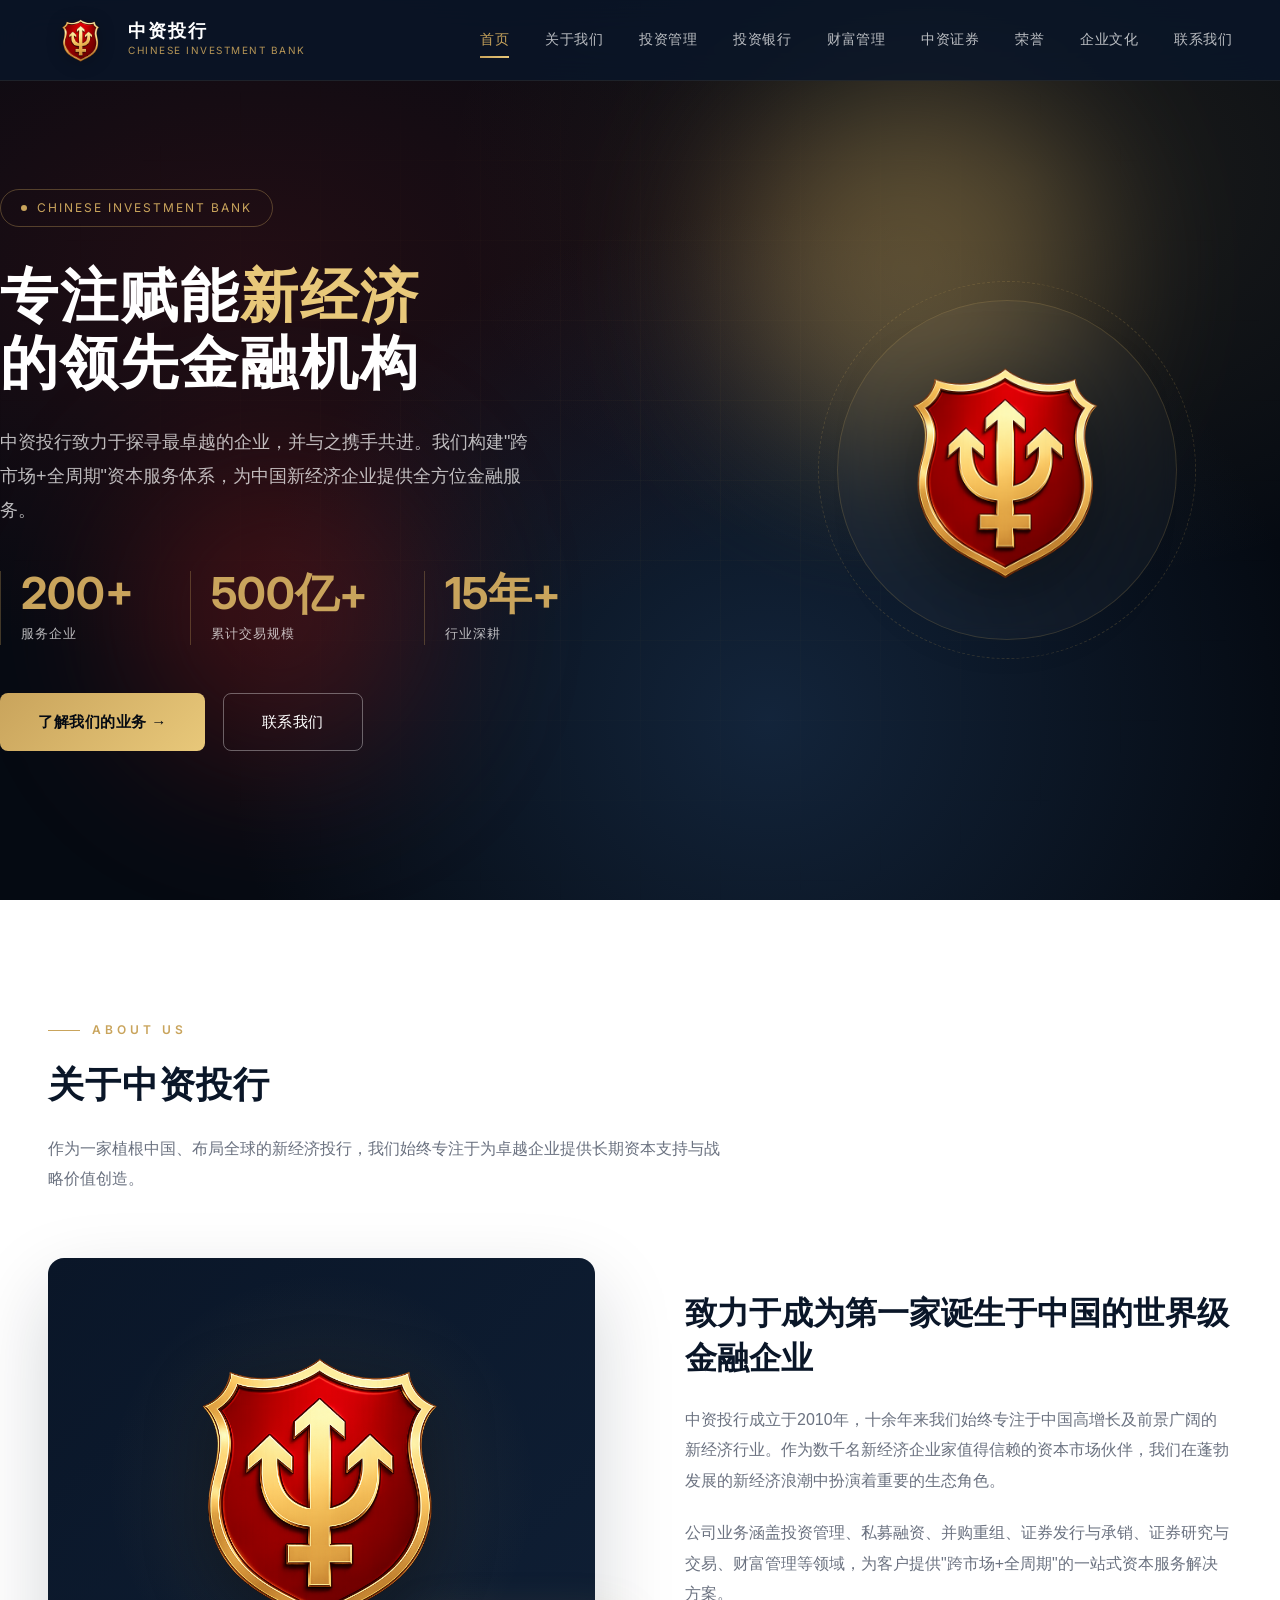
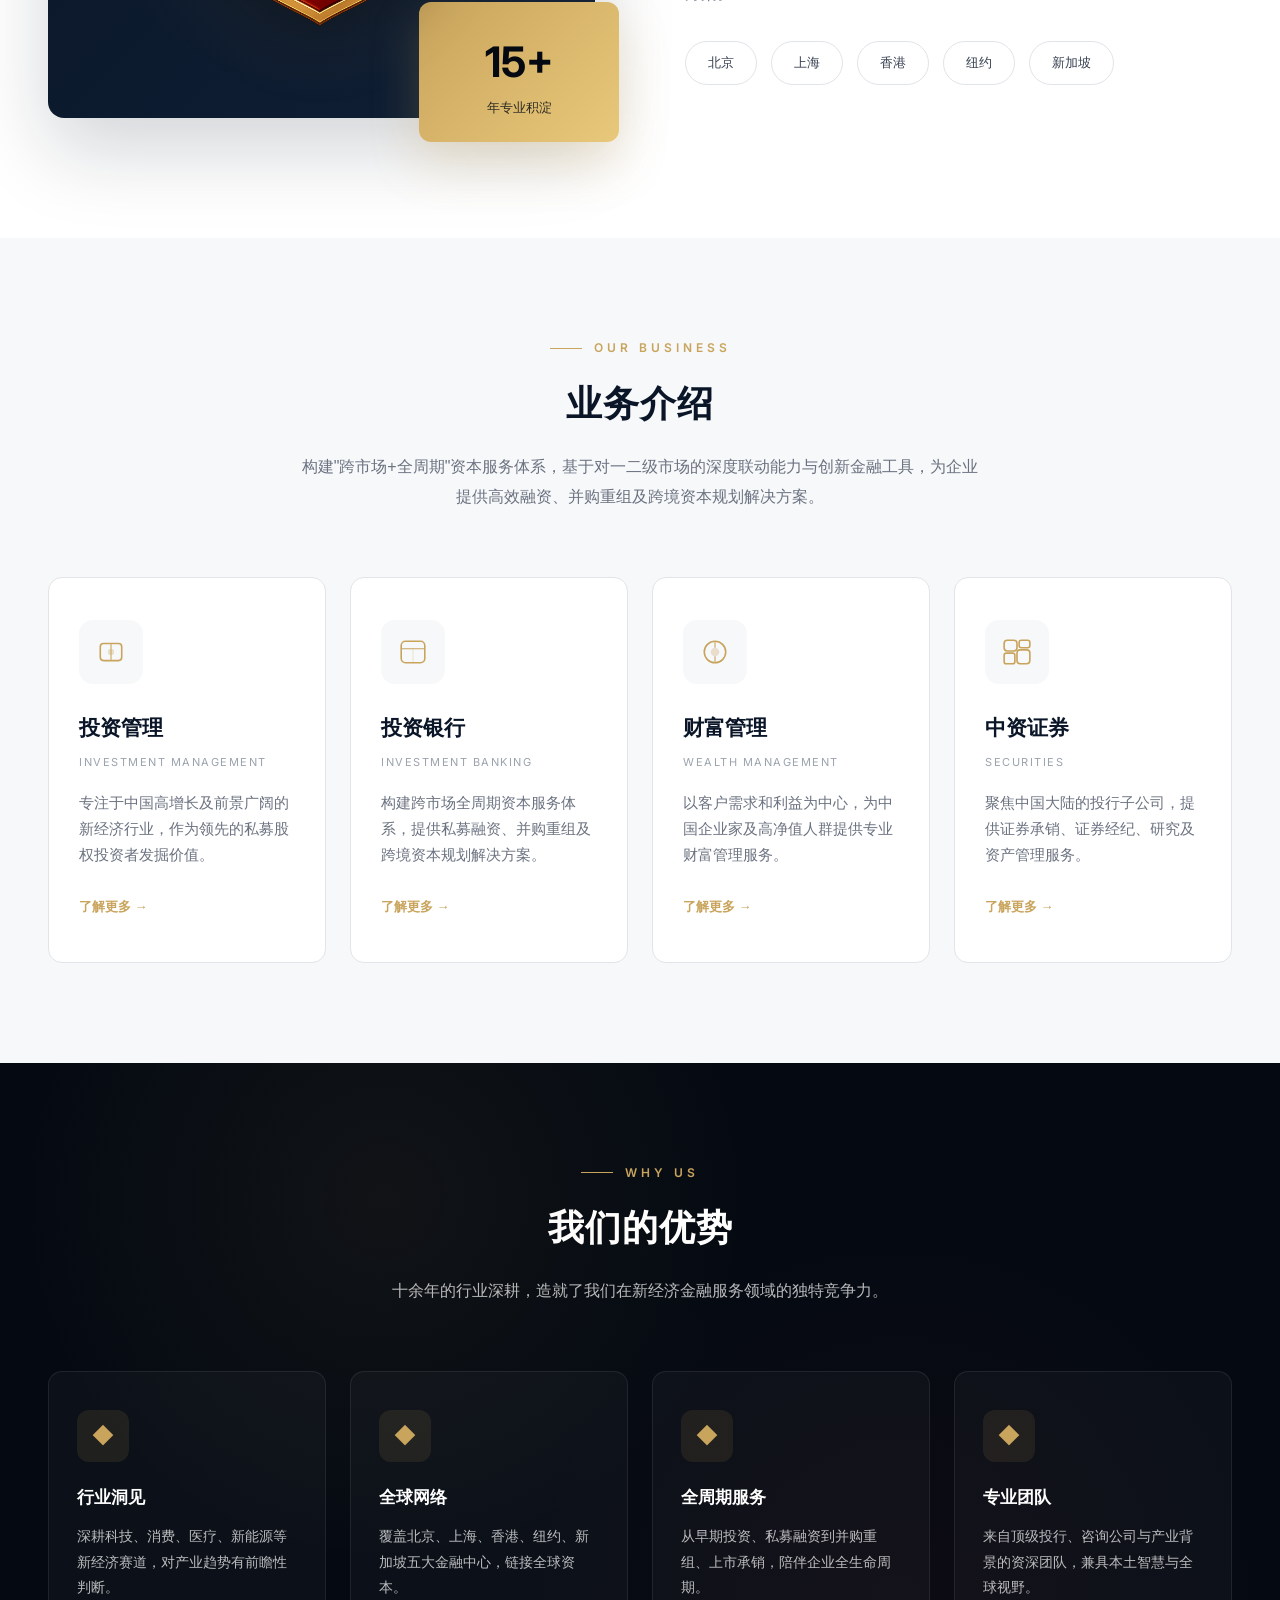
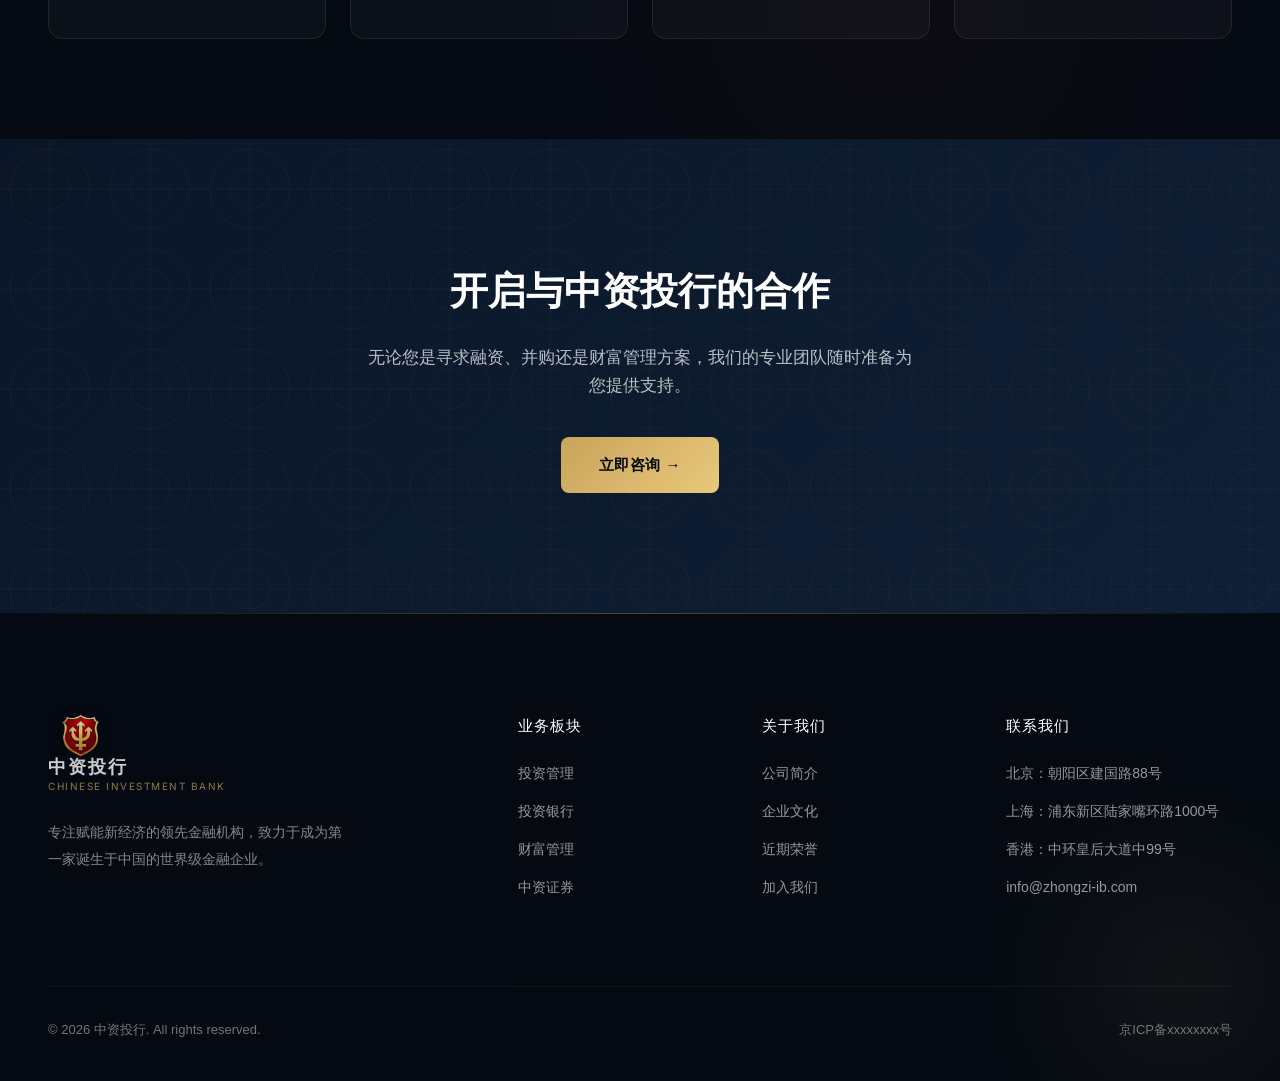
<file: index.html>
<!DOCTYPE html>
<html lang="zh-CN">
<head>
  <meta charset="UTF-8">
  <meta name="viewport" content="width=device-width, initial-scale=1.0">
  <title>中资投行 — 专注赋能新经济的领先金融机构</title>
  <meta name="description" content="中资投行致力于为中国新经济企业提供投资管理、私募融资、并购、证券发行与承销、财富管理等一站式金融服务，在北京、上海、香港、纽约和新加坡设有办公室。">
  <link rel="stylesheet" href="css/style.css">
  <style>
    .hero{min-height:100vh;background:var(--navy-900);display:flex;align-items:center;position:relative;overflow:hidden}
    .hero-bg{position:absolute;inset:0;z-index:0}
    .hero-bg .gradient{position:absolute;inset:0;background:radial-gradient(ellipse at 20% 30%,rgba(139,26,26,0.22) 0%,transparent 45%),radial-gradient(ellipse at 80% 20%,rgba(201,164,92,0.12) 0%,transparent 40%),radial-gradient(ellipse at 60% 80%,rgba(28,54,86,0.6) 0%,transparent 50%);animation:pulse-gold 8s ease-in-out infinite}
    .hero-bg .mesh{position:absolute;inset:0;background-image:linear-gradient(rgba(201,164,92,0.04) 1px,transparent 1px),linear-gradient(90deg,rgba(201,164,92,0.04) 1px,transparent 1px);background-size:80px 80px;mask-image:radial-gradient(ellipse at center,rgba(0,0,0,1) 0%,transparent 75%)}
    .hero-bg .orb{position:absolute;border-radius:50%;filter:blur(80px);opacity:0.4;animation:float 12s ease-in-out infinite}
    .hero-bg .orb-1{top:10%;right:15%;width:360px;height:360px;background:var(--gold);animation-delay:0s}
    .hero-bg .orb-2{bottom:15%;left:10%;width:300px;height:300px;background:var(--red);animation-delay:-4s}
    .hero-content{position:relative;z-index:2;padding:140px 0 100px;width:100%}
    .hero-badge{display:inline-flex;align-items:center;gap:10px;border:1px solid rgba(201,164,92,0.35);color:var(--gold);font-size:12px;padding:8px 20px;border-radius:30px;margin-bottom:36px;letter-spacing:2px;text-transform:uppercase;font-family:var(--font-en)}
    .hero-badge::before{content:'';width:6px;height:6px;background:var(--gold);border-radius:50%;animation:pulse-gold 2s infinite}
    .hero-main{display:grid;grid-template-columns:1.2fr 1fr;gap:80px;align-items:center}
    .hero h1{font-size:58px;font-weight:600;color:var(--white);line-height:1.15;margin-bottom:28px;letter-spacing:2px}
    .hero h1 .gold{color:var(--gold-light)}
    .hero h1 .red{color:var(--red)}
    .hero-subtitle{font-size:18px;color:var(--text-light);max-width:540px;margin-bottom:44px;line-height:1.9}
    .hero-stats{display:flex;gap:56px;margin-bottom:48px}
    .hero-stat{position:relative;padding-left:20px;border-left:1px solid rgba(201,164,92,0.3)}
    .hero-stat .num{font-size:44px;font-weight:700;color:var(--gold);font-family:var(--font-en);line-height:1}
    .hero-stat .label{font-size:13px;color:var(--text-light);margin-top:8px;letter-spacing:1px}
    .hero-cta{display:flex;gap:18px}
    .hero-visual{display:flex;align-items:center;justify-content:center;position:relative}
    .hero-visual .logo-frame{width:340px;height:340px;border-radius:50%;background:rgba(255,255,255,0.03);border:1px solid rgba(201,164,92,0.2);display:flex;align-items:center;justify-content:center;position:relative;backdrop-filter:blur(8px)}
    .hero-visual .logo-frame::before{content:'';position:absolute;inset:-20px;border-radius:50%;border:1px dashed rgba(201,164,92,0.2);animation:spin 30s linear infinite}
    .hero-visual img{height:220px;width:auto;filter:drop-shadow(0 20px 40px rgba(0,0,0,0.4))}
    @keyframes spin{from{transform:rotate(0deg)}to{transform:rotate(360deg)}}
    
    .about-section{padding:120px 0;background:var(--white)}
    .about-grid{display:grid;grid-template-columns:1fr 1fr;gap:90px;align-items:center}
    .about-image{position:relative}
    .about-image-main{width:100%;height:460px;background:linear-gradient(135deg,var(--navy-800),var(--navy-700));border-radius:16px;display:flex;align-items:center;justify-content:center;overflow:hidden;box-shadow:0 32px 80px rgba(10,22,40,0.18);position:relative}
    .about-image-main::before{content:'';position:absolute;inset:0;background:radial-gradient(circle at 50% 50%,rgba(201,164,92,0.12),transparent 60%)}
    .about-image-main img{height:280px;width:auto;position:relative;z-index:2;filter:drop-shadow(0 16px 32px rgba(0,0,0,0.35))}
    .about-image-accent{position:absolute;bottom:-24px;right:-24px;width:200px;height:140px;background:linear-gradient(135deg,var(--gold),var(--gold-light));border-radius:12px;display:flex;align-items:center;justify-content:center;flex-direction:column;padding:20px;box-shadow:0 20px 48px rgba(201,164,92,0.25)}
    .about-image-accent .big{font-size:42px;font-weight:700;color:var(--navy-900);font-family:var(--font-en)}
    .about-image-accent .small{font-size:13px;color:var(--navy-900);opacity:0.8;text-align:center}
    .about-info .info-title{font-size:32px;font-weight:600;color:var(--navy-800);margin-bottom:24px;line-height:1.4}
    .about-info p{font-size:16px;color:var(--gray-500);line-height:1.9;margin-bottom:22px}
    .about-offices{display:flex;gap:14px;flex-wrap:wrap;margin-top:32px}
    .office-tag{padding:10px 22px;background:var(--white);border:1px solid var(--gray-200);border-radius:24px;font-size:13px;color:var(--gray-700);transition:all 0.3s}
    .office-tag:hover{border-color:var(--gold);color:var(--gold);transform:translateY(-2px)}
    
    .business-section{background:var(--gray-50)}
    .business-grid{display:grid;grid-template-columns:repeat(4,1fr);gap:24px;margin-top:60px}
    .business-card{background:var(--white);border-radius:14px;padding:42px 30px;transition:all 0.4s cubic-bezier(0.165,0.84,0.44,1);border:1px solid var(--gray-200);position:relative;overflow:hidden;text-decoration:none;color:inherit;display:block}
    .business-card::before{content:'';position:absolute;top:0;left:0;right:0;height:0;background:linear-gradient(90deg,var(--gold),var(--gold-light));transition:height 0.4s ease}
    .business-card::after{content:'';position:absolute;bottom:0;left:0;right:0;height:0;background:linear-gradient(180deg,transparent,rgba(201,164,92,0.03));transition:height 0.4s ease}
    .business-card:hover{transform:translateY(-10px);box-shadow:0 28px 60px rgba(10,22,40,0.12);border-color:transparent}
    .business-card:hover::before{height:4px}
    .business-card:hover::after{height:120px}
    .business-icon{width:64px;height:64px;background:var(--gray-50);border-radius:14px;display:flex;align-items:center;justify-content:center;margin-bottom:26px;transition:all 0.4s;position:relative}
    .business-card:hover .business-icon{background:rgba(201,164,92,0.1);transform:scale(1.05)}
    .business-card h3{font-size:21px;font-weight:600;color:var(--navy-800);margin-bottom:8px;position:relative}
    .business-card .en{font-size:11px;color:var(--gray-400);text-transform:uppercase;letter-spacing:1.5px;font-family:var(--font-en);margin-bottom:18px;position:relative}
    .business-card p{font-size:14.5px;color:var(--gray-500);line-height:1.8;margin-bottom:24px;position:relative}
    .business-card .more{font-size:13px;color:var(--gold);text-decoration:none;font-weight:600;display:inline-flex;align-items:center;gap:6px;position:relative;transition:gap 0.3s}
    .business-card:hover .more{gap:10px}
    
    .why-section{background:var(--navy-900);position:relative;overflow:hidden}
    .why-section::before{content:'';position:absolute;top:0;left:0;right:0;bottom:0;background-image:radial-gradient(circle at 30% 20%,rgba(201,164,92,0.06) 0%,transparent 35%),radial-gradient(circle at 70% 80%,rgba(139,26,26,0.06) 0%,transparent 35%);pointer-events:none}
    .why-grid{display:grid;grid-template-columns:repeat(4,1fr);gap:24px;margin-top:56px;position:relative}
    .why-card{background:rgba(255,255,255,0.03);border:1px solid rgba(255,255,255,0.08);border-radius:14px;padding:38px 28px;transition:all 0.4s}
    .why-card:hover{background:rgba(255,255,255,0.06);transform:translateY(-6px);border-color:rgba(201,164,92,0.25);box-shadow:0 20px 48px rgba(0,0,0,0.2)}
    .why-card .icon{width:52px;height:52px;background:rgba(201,164,92,0.1);border-radius:12px;display:flex;align-items:center;justify-content:center;margin-bottom:22px;color:var(--gold);font-size:22px}
    .why-card h4{font-size:17px;font-weight:600;color:var(--white);margin-bottom:12px}
    .why-card p{font-size:14px;color:var(--text-light);line-height:1.8}
    
    .cta-section{background:linear-gradient(135deg,var(--navy-800),var(--navy-700));padding:120px 0;text-align:center;position:relative;overflow:hidden}
    .cta-section::before{content:'';position:absolute;inset:0;background:url("data:image/svg+xml,%3Csvg width='100' height='100' viewBox='0 0 100 100' xmlns='http://www.w3.org/2000/svg'%3E%3Cpath d='M0 0h100v100H0z' fill='none'/%3E%3Cg stroke='%23c9a45c' stroke-width='0.5' fill='none' opacity='0.08'%3E%3Cpath d='M0 50h100M50 0v100'/%3E%3Ccircle cx='50' cy='50' r='20'/%3E%3Ccircle cx='50' cy='50' r='40'/%3E%3C/g%3E%3C/svg%3E");pointer-events:none}
    .cta-section h2{font-size:38px;font-weight:600;color:var(--white);margin-bottom:20px;position:relative}
    .cta-section p{font-size:17px;color:var(--text-light);margin-bottom:36px;max-width:560px;margin-left:auto;margin-right:auto;position:relative}
    .cta-section .btn{position:relative}
    
    @media(max-width:1024px){
      .hero-main{grid-template-columns:1fr}
      .hero h1{font-size:46px}
      .hero-visual{display:none}
      .business-grid{grid-template-columns:repeat(2,1fr)}
      .why-grid{grid-template-columns:repeat(2,1fr)}
      .about-grid{grid-template-columns:1fr;gap:60px}
    }
    @media(max-width:768px){
      .hero h1{font-size:34px}
      .hero-stats{gap:32px}
      .hero-stat .num{font-size:32px}
      .business-grid,.why-grid{grid-template-columns:1fr}
      .about-image-main{height:360px}
      .about-image-main img{height:200px}
      .about-image-accent{right:0;width:160px;height:110px}
      .cta-section h2{font-size:28px}
    }
  </style>
</head>
<body>

<header class="header">
  <div class="container header-inner">
    <a href="index.html" class="logo">
      <img src="images/logo.png" alt="中资投行">
      <span class="logo-text"><span class="cn">中资投行</span><span class="en">Chinese Investment Bank</span></span>
    </a>
    <nav class="nav">
      <a href="index.html" class="active">首页</a>
      <a href="about.html">关于我们</a>
      <a href="investment-management.html">投资管理</a>
      <a href="investment-banking.html">投资银行</a>
      <a href="wealth-management.html">财富管理</a>
      <a href="securities.html">中资证券</a>
      <a href="awards.html">荣誉</a>
      <a href="culture.html">企业文化</a>
      <a href="contact.html">联系我们</a>
    </nav>
  </div>
</header>

<section class="hero">
  <div class="hero-bg">
    <div class="gradient"></div>
    <div class="mesh"></div>
    <div class="orb orb-1"></div>
    <div class="orb orb-2"></div>
  </div>
  <div class="container hero-content">
    <div class="hero-main">
      <div>
        <span class="hero-badge">CHINESE INVESTMENT BANK</span>
        <h1>专注赋能<span class="gold">新经济</span><br>的领先金融机构</h1>
        <p class="hero-subtitle">中资投行致力于探寻最卓越的企业，并与之携手共进。我们构建"跨市场+全周期"资本服务体系，为中国新经济企业提供全方位金融服务。</p>
        <div class="hero-stats">
          <div class="hero-stat"><div class="num">200+</div><div class="label">服务企业</div></div>
          <div class="hero-stat"><div class="num">500亿+</div><div class="label">累计交易规模</div></div>
          <div class="hero-stat"><div class="num">15年+</div><div class="label">行业深耕</div></div>
        </div>
        <div class="hero-cta">
          <a href="investment-banking.html" class="btn btn-primary">了解我们的业务 →</a>
          <a href="contact.html" class="btn btn-outline">联系我们</a>
        </div>
      </div>
      <div class="hero-visual">
        <div class="logo-frame">
          <img src="images/logo.png" alt="中资投行 Logo">
        </div>
      </div>
    </div>
  </div>
</section>

<section class="about-section" id="about">
  <div class="container">
    <div class="section-header">
      <div class="section-label">ABOUT US</div>
      <div class="section-title">关于中资投行</div>
      <div class="section-desc">作为一家植根中国、布局全球的新经济投行，我们始终专注于为卓越企业提供长期资本支持与战略价值创造。</div>
    </div>
    <div class="about-grid">
      <div class="about-image">
        <div class="about-image-main">
          <img src="images/logo.png" alt="中资投行">
        </div>
        <div class="about-image-accent">
          <div style="text-align:center">
            <div class="big">15+</div>
            <div class="small">年专业积淀</div>
          </div>
        </div>
      </div>
      <div class="about-info">
        <div class="info-title">致力于成为第一家诞生于中国的世界级金融企业</div>
        <p>中资投行成立于2010年，十余年来我们始终专注于中国高增长及前景广阔的新经济行业。作为数千名新经济企业家值得信赖的资本市场伙伴，我们在蓬勃发展的新经济浪潮中扮演着重要的生态角色。</p>
        <p>公司业务涵盖投资管理、私募融资、并购重组、证券发行与承销、证券研究与交易、财富管理等领域，为客户提供"跨市场+全周期"的一站式资本服务解决方案。</p>
        <div class="about-offices">
          <span class="office-tag">北京</span><span class="office-tag">上海</span><span class="office-tag">香港</span><span class="office-tag">纽约</span><span class="office-tag">新加坡</span>
        </div>
      </div>
    </div>
  </div>
</section>

<section class="content-section business-section">
  <div class="container">
    <div class="section-header" style="text-align:center">
      <div class="section-label" style="justify-content:center">OUR BUSINESS</div>
      <div class="section-title">业务介绍</div>
      <div class="section-desc" style="margin:0 auto">构建"跨市场+全周期"资本服务体系，基于对一二级市场的深度联动能力与创新金融工具，为企业提供高效融资、并购重组及跨境资本规划解决方案。</div>
    </div>
    <div class="business-grid">
      <a href="investment-management.html" class="business-card">
        <div class="business-icon"><svg width="30" height="30" viewBox="0 0 28 28" fill="none"><rect x="4" y="6" width="20" height="16" rx="3" stroke="#c8a45c" stroke-width="1.5"/><line x1="14" y1="6" x2="14" y2="22" stroke="#c8a45c" stroke-width="1"/><circle cx="14" cy="14" r="3" fill="#c8a45c" opacity="0.3"/></svg></div>
        <h3>投资管理</h3>
        <div class="en">INVESTMENT MANAGEMENT</div>
        <p>专注于中国高增长及前景广阔的新经济行业，作为领先的私募股权投资者发掘价值。</p>
        <span class="more">了解更多 →</span>
      </a>
      <a href="investment-banking.html" class="business-card">
        <div class="business-icon"><svg width="30" height="30" viewBox="0 0 28 28" fill="none"><rect x="3" y="4" width="22" height="20" rx="4" stroke="#c8a45c" stroke-width="1.5"/><path d="M3 11h22" stroke="#c8a45c" stroke-width="1"/><line x1="14" y1="11" x2="14" y2="24" stroke="#c8a45c" stroke-width="0.5" opacity="0.5"/></svg></div>
        <h3>投资银行</h3>
        <div class="en">INVESTMENT BANKING</div>
        <p>构建跨市场全周期资本服务体系，提供私募融资、并购重组及跨境资本规划解决方案。</p>
        <span class="more">了解更多 →</span>
      </a>
      <a href="wealth-management.html" class="business-card">
        <div class="business-icon"><svg width="30" height="30" viewBox="0 0 28 28" fill="none"><circle cx="14" cy="14" r="10" stroke="#c8a45c" stroke-width="1.5"/><circle cx="14" cy="14" r="4" fill="#c8a45c" opacity="0.3"/><line x1="14" y1="4" x2="14" y2="10" stroke="#c8a45c" stroke-width="1"/><line x1="14" y1="18" x2="14" y2="24" stroke="#c8a45c" stroke-width="1"/></svg></div>
        <h3>财富管理</h3>
        <div class="en">WEALTH MANAGEMENT</div>
        <p>以客户需求和利益为中心，为中国企业家及高净值人群提供专业财富管理服务。</p>
        <span class="more">了解更多 →</span>
      </a>
      <a href="securities.html" class="business-card">
        <div class="business-icon"><svg width="30" height="30" viewBox="0 0 28 28" fill="none"><rect x="2" y="3" width="12" height="10" rx="3" stroke="#c8a45c" stroke-width="1.5"/><rect x="16" y="3" width="10" height="7" rx="2" stroke="#c8a45c" stroke-width="1.5"/><rect x="2" y="15" width="10" height="10" rx="2" stroke="#c8a45c" stroke-width="1.5"/><rect x="14" y="12" width="12" height="13" rx="3" stroke="#c8a45c" stroke-width="1.5"/></svg></div>
        <h3>中资证券</h3>
        <div class="en">SECURITIES</div>
        <p>聚焦中国大陆的投行子公司，提供证券承销、证券经纪、研究及资产管理服务。</p>
        <span class="more">了解更多 →</span>
      </a>
    </div>
  </div>
</section>

<section class="content-section why-section">
  <div class="container">
    <div class="section-header" style="text-align:center">
      <div class="section-label light" style="justify-content:center">WHY US</div>
      <div class="section-title light">我们的优势</div>
      <div class="section-desc light" style="margin:0 auto">十余年的行业深耕，造就了我们在新经济金融服务领域的独特竞争力。</div>
    </div>
    <div class="why-grid">
      <div class="why-card">
        <div class="icon">◆</div>
        <h4>行业洞见</h4>
        <p>深耕科技、消费、医疗、新能源等新经济赛道，对产业趋势有前瞻性判断。</p>
      </div>
      <div class="why-card">
        <div class="icon">◆</div>
        <h4>全球网络</h4>
        <p>覆盖北京、上海、香港、纽约、新加坡五大金融中心，链接全球资本。</p>
      </div>
      <div class="why-card">
        <div class="icon">◆</div>
        <h4>全周期服务</h4>
        <p>从早期投资、私募融资到并购重组、上市承销，陪伴企业全生命周期。</p>
      </div>
      <div class="why-card">
        <div class="icon">◆</div>
        <h4>专业团队</h4>
        <p>来自顶级投行、咨询公司与产业背景的资深团队，兼具本土智慧与全球视野。</p>
      </div>
    </div>
  </div>
</section>

<section class="cta-section">
  <div class="container">
    <h2>开启与中资投行的合作</h2>
    <p>无论您是寻求融资、并购还是财富管理方案，我们的专业团队随时准备为您提供支持。</p>
    <a href="contact.html" class="btn btn-primary">立即咨询 →</a>
  </div>
</section>

<footer class="footer">
  <div class="container">
    <div class="footer-grid">
      <div class="footer-brand">
        <a href="index.html" class="logo">
          <img src="images/logo.png" alt="中资投行">
          <span class="logo-text"><span class="cn">中资投行</span><span class="en">Chinese Investment Bank</span></span>
        </a>
        <p>专注赋能新经济的领先金融机构，致力于成为第一家诞生于中国的世界级金融企业。</p>
      </div>
      <div>
        <h4>业务板块</h4>
        <a href="investment-management.html">投资管理</a>
        <a href="investment-banking.html">投资银行</a>
        <a href="wealth-management.html">财富管理</a>
        <a href="securities.html">中资证券</a>
      </div>
      <div>
        <h4>关于我们</h4>
        <a href="about.html">公司简介</a>
        <a href="culture.html">企业文化</a>
        <a href="awards.html">近期荣誉</a>
        <a href="contact.html">加入我们</a>
      </div>
      <div>
        <h4>联系我们</h4>
        <a>北京：朝阳区建国路88号</a>
        <a>上海：浦东新区陆家嘴环路1000号</a>
        <a>香港：中环皇后大道中99号</a>
        <a>info@zhongzi-ib.com</a>
      </div>
    </div>
    <div class="footer-bottom">
      <span>&copy; 2026 中资投行. All rights reserved.</span>
      <span>京ICP备xxxxxxxx号</span>
    </div>
  </div>
</footer>
</body>
</html>
</file>
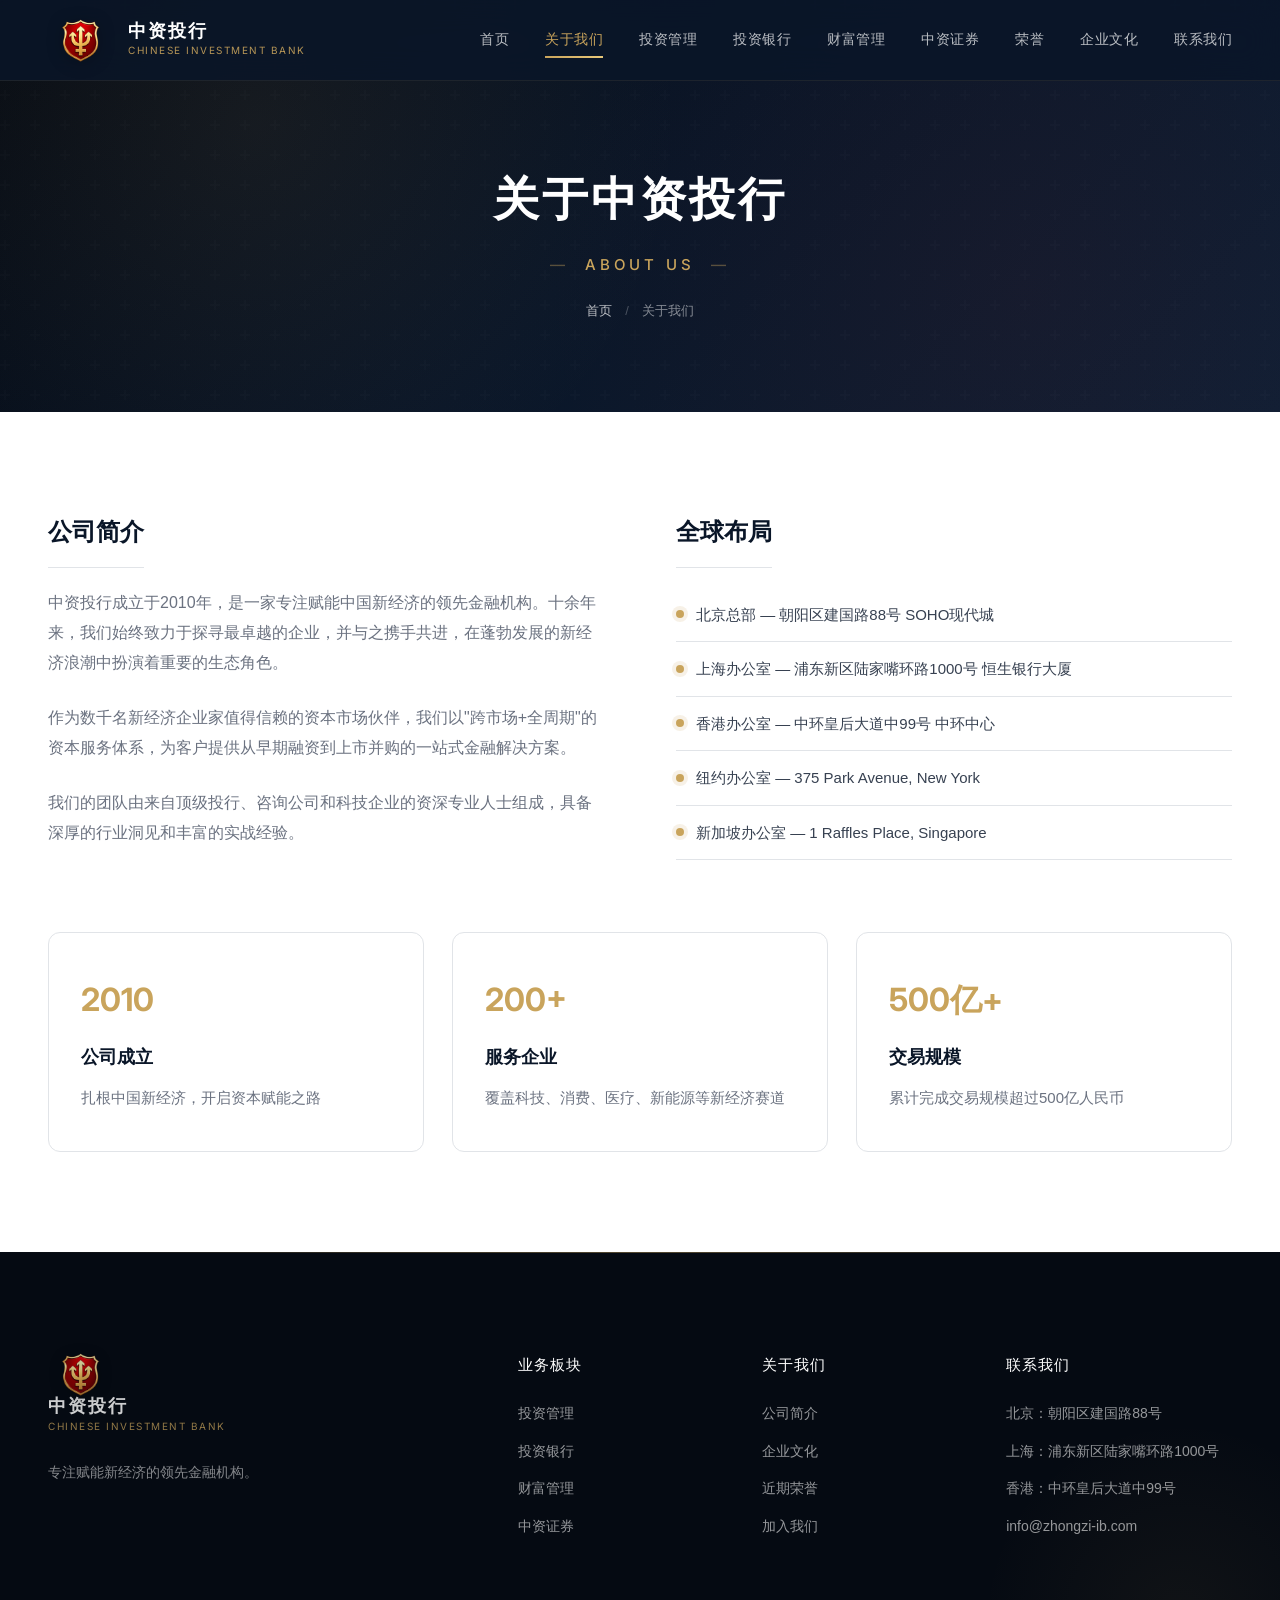
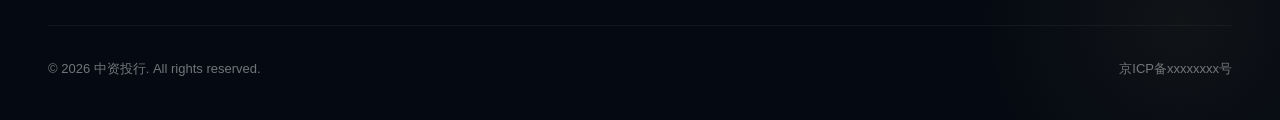
<file: about.html>
<!DOCTYPE html>
<html lang="zh-CN">
<head>
  <meta charset="UTF-8">
  <meta name="viewport" content="width=device-width, initial-scale=1.0">
  <title>关于我们 — 中资投行</title>
  <meta name="description" content="中资投行成立于2010年，始终专注于中国高增长及前景广阔的新经济行业，在北京、上海、香港、纽约和新加坡设有办公室。">
  <link rel="stylesheet" href="css/style.css">
</head>
<body>

<header class="header">
  <div class="container header-inner">
    <a href="index.html" class="logo">
          <img src="images/logo.png" alt="中资投行">
          <span class="logo-text"><span class="cn">中资投行</span><span class="en">Chinese Investment Bank</span></span>
        </a>
    <nav class="nav">
      <a href="index.html">首页</a>
      <a href="about.html" class="active">关于我们</a>
      <a href="investment-management.html">投资管理</a>
      <a href="investment-banking.html">投资银行</a>
      <a href="wealth-management.html">财富管理</a>
      <a href="securities.html">中资证券</a>
      <a href="awards.html">荣誉</a>
      <a href="culture.html">企业文化</a>
      <a href="contact.html">联系我们</a>
    </nav>
  </div>
</header>

<div class="page-banner">
  <div class="container">
    <h1>关于中资投行</h1>
    <div class="subtitle">ABOUT US</div>
    <div class="breadcrumb"><a href="index.html">首页</a> <span>/</span> 关于我们</div>
  </div>
</div>

<section class="content-section">
  <div class="container">
    <div class="two-col">
      <div>
        <h3>公司简介</h3>
        <p>中资投行成立于2010年，是一家专注赋能中国新经济的领先金融机构。十余年来，我们始终致力于探寻最卓越的企业，并与之携手共进，在蓬勃发展的新经济浪潮中扮演着重要的生态角色。</p>
        <p>作为数千名新经济企业家值得信赖的资本市场伙伴，我们以"跨市场+全周期"的资本服务体系，为客户提供从早期融资到上市并购的一站式金融解决方案。</p>
        <p>我们的团队由来自顶级投行、咨询公司和科技企业的资深专业人士组成，具备深厚的行业洞见和丰富的实战经验。</p>
      </div>
      <div>
        <h3>全球布局</h3>
        <ul>
          <li>北京总部 — 朝阳区建国路88号 SOHO现代城</li>
          <li>上海办公室 — 浦东新区陆家嘴环路1000号 恒生银行大厦</li>
          <li>香港办公室 — 中环皇后大道中99号 中环中心</li>
          <li>纽约办公室 — 375 Park Avenue, New York</li>
          <li>新加坡办公室 — 1 Raffles Place, Singapore</li>
        </ul>
      </div>
    </div>

    <div class="feature-grid" style="margin-top:60px">
      <div class="feature-card">
        <div class="num">2010</div>
        <h4>公司成立</h4>
        <p>扎根中国新经济，开启资本赋能之路</p>
      </div>
      <div class="feature-card">
        <div class="num">200+</div>
        <h4>服务企业</h4>
        <p>覆盖科技、消费、医疗、新能源等新经济赛道</p>
      </div>
      <div class="feature-card">
        <div class="num">500亿+</div>
        <h4>交易规模</h4>
        <p>累计完成交易规模超过500亿人民币</p>
      </div>
    </div>
  </div>
</section>

<footer class="footer">
  <div class="container">
    <div class="footer-grid">
      <div class="footer-brand">
        <a href="index.html" class="logo">
          <img src="images/logo.png" alt="中资投行">
          <span class="logo-text"><span class="cn">中资投行</span><span class="en">Chinese Investment Bank</span></span>
        </a>
        <p>专注赋能新经济的领先金融机构。</p>
      </div>
      <div>
        <h4>业务板块</h4>
        <a href="investment-management.html">投资管理</a>
        <a href="investment-banking.html">投资银行</a>
        <a href="wealth-management.html">财富管理</a>
        <a href="securities.html">中资证券</a>
      </div>
      <div>
        <h4>关于我们</h4>
        <a href="about.html">公司简介</a>
        <a href="culture.html">企业文化</a>
        <a href="awards.html">近期荣誉</a>
        <a href="contact.html">加入我们</a>
      </div>
      <div>
        <h4>联系我们</h4>
        <a>北京：朝阳区建国路88号</a>
        <a>上海：浦东新区陆家嘴环路1000号</a>
        <a>香港：中环皇后大道中99号</a>
        <a>info@zhongzi-ib.com</a>
      </div>
    </div>
    <div class="footer-bottom">
      <span>&copy; 2026 中资投行. All rights reserved.</span>
      <span>京ICP备xxxxxxxx号</span>
    </div>
  </div>
</footer>
</body>
</html>
</file>
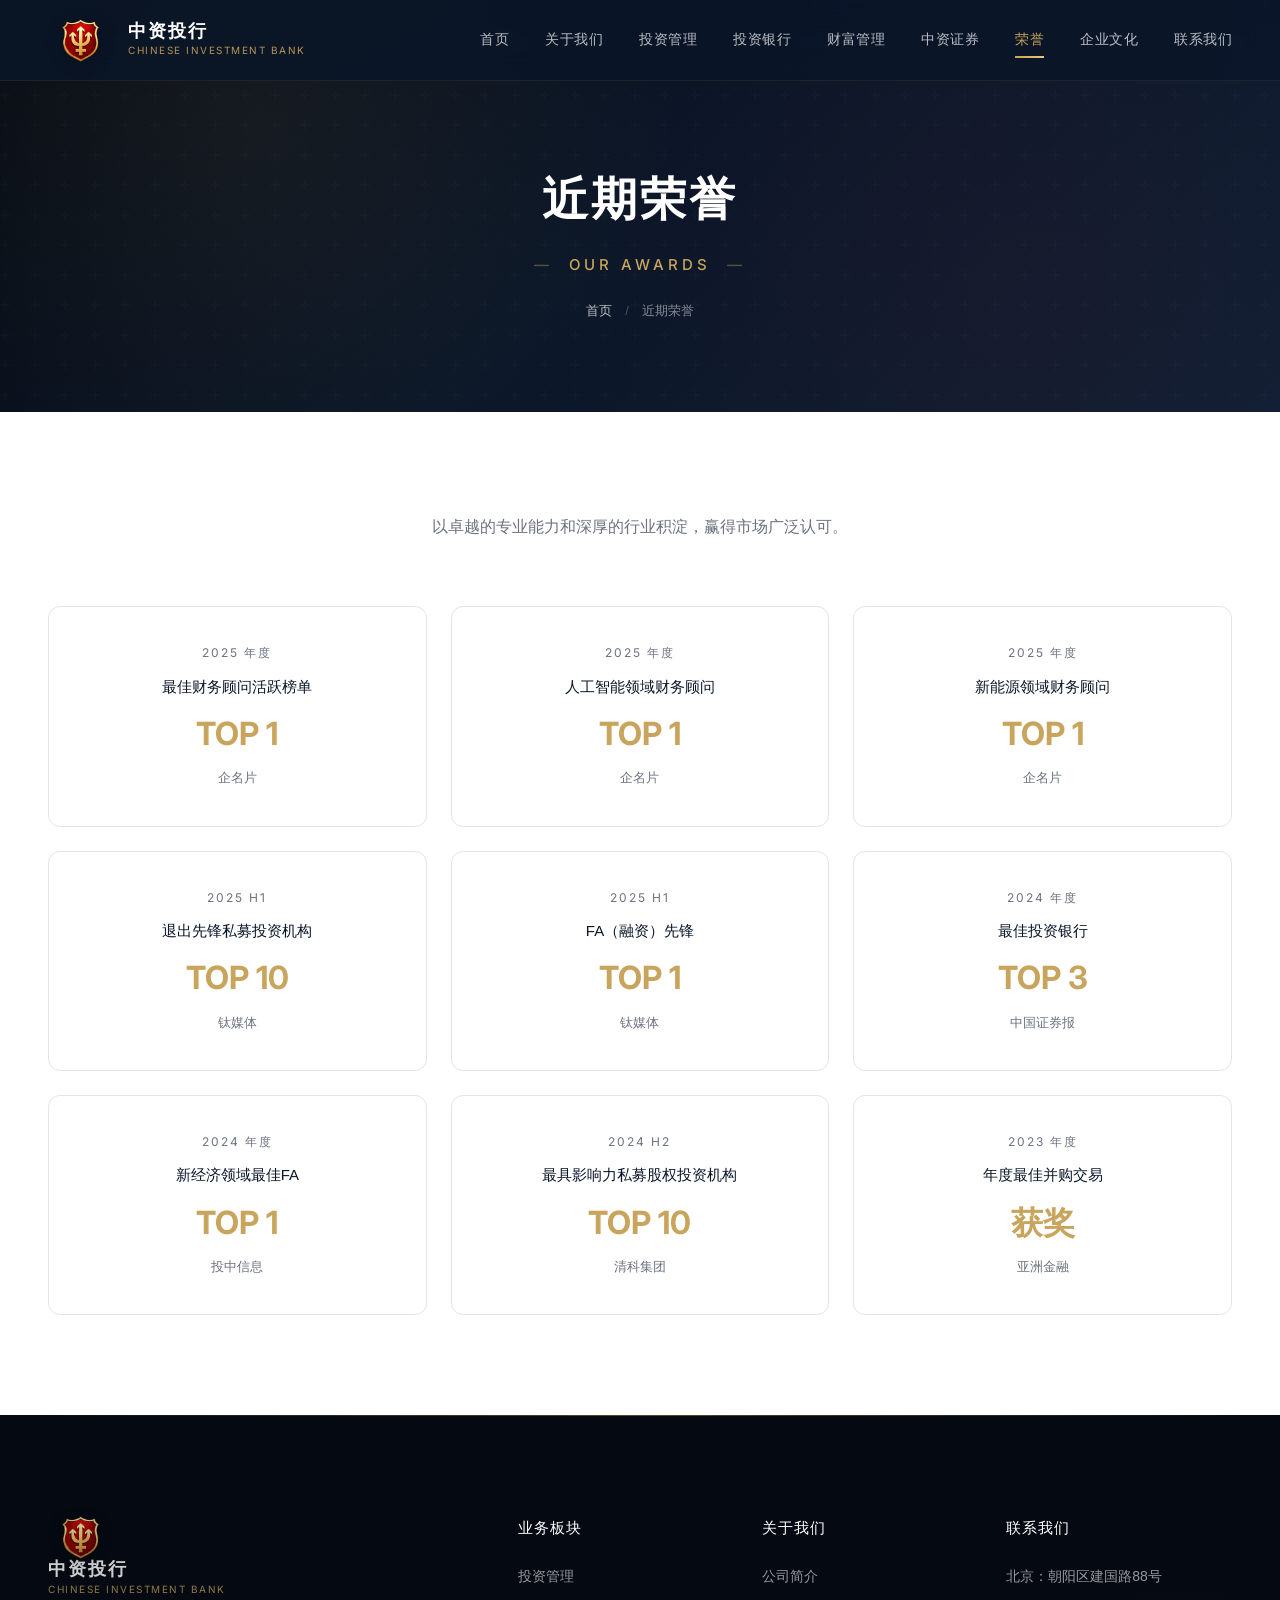
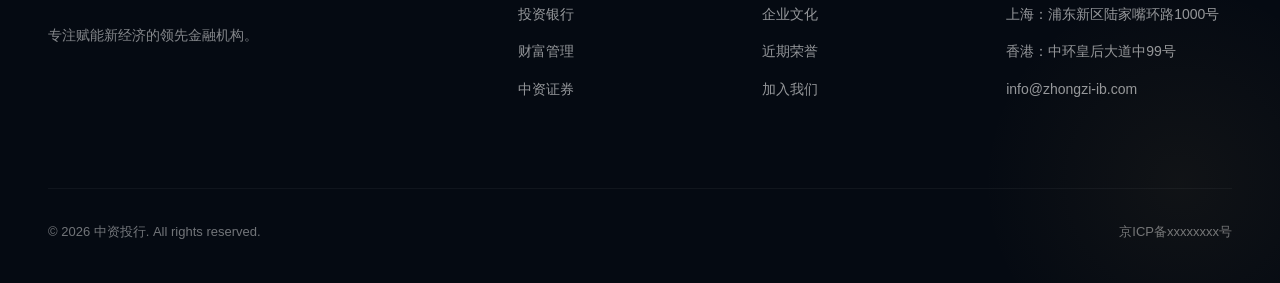
<file: awards.html>
<!DOCTYPE html>
<html lang="zh-CN">
<head>
  <meta charset="UTF-8">
  <meta name="viewport" content="width=device-width, initial-scale=1.0">
  <title>近期荣誉 — 中资投行</title>
  <meta name="description" content="中资投行以卓越的专业能力和深厚的行业积淀，赢得市场广泛认可，多次获得行业权威奖项。">
  <link rel="stylesheet" href="css/style.css">
</head>
<body>
<header class="header">
  <div class="container header-inner">
    <a href="index.html" class="logo">
          <img src="images/logo.png" alt="中资投行">
          <span class="logo-text"><span class="cn">中资投行</span><span class="en">Chinese Investment Bank</span></span>
        </a>
    <nav class="nav">
      <a href="index.html">首页</a><a href="about.html">关于我们</a>
      <a href="investment-management.html">投资管理</a>
      <a href="investment-banking.html">投资银行</a>
      <a href="wealth-management.html">财富管理</a>
      <a href="securities.html">中资证券</a>
      <a href="awards.html" class="active">荣誉</a>
      <a href="culture.html">企业文化</a><a href="contact.html">联系我们</a>
    </nav>
  </div>
</header>

<div class="page-banner">
  <div class="container">
    <h1>近期荣誉</h1>
    <div class="subtitle">OUR AWARDS</div>
    <div class="breadcrumb"><a href="index.html">首页</a> <span>/</span> 近期荣誉</div>
  </div>
</div>

<section class="content-section">
  <div class="container">
    <div class="section-header" style="text-align:center">
      <div class="section-desc" style="margin:0 auto">以卓越的专业能力和深厚的行业积淀，赢得市场广泛认可。</div>
    </div>
    <div class="awards-grid">
      <div class="award-card"><div class="award-year">2025 年度</div><div class="award-title">最佳财务顾问活跃榜单</div><div class="award-rank">TOP 1</div><div class="award-source">企名片</div></div>
      <div class="award-card"><div class="award-year">2025 年度</div><div class="award-title">人工智能领域财务顾问</div><div class="award-rank">TOP 1</div><div class="award-source">企名片</div></div>
      <div class="award-card"><div class="award-year">2025 年度</div><div class="award-title">新能源领域财务顾问</div><div class="award-rank">TOP 1</div><div class="award-source">企名片</div></div>
      <div class="award-card"><div class="award-year">2025 H1</div><div class="award-title">退出先锋私募投资机构</div><div class="award-rank">TOP 10</div><div class="award-source">钛媒体</div></div>
      <div class="award-card"><div class="award-year">2025 H1</div><div class="award-title">FA（融资）先锋</div><div class="award-rank">TOP 1</div><div class="award-source">钛媒体</div></div>
      <div class="award-card"><div class="award-year">2024 年度</div><div class="award-title">最佳投资银行</div><div class="award-rank">TOP 3</div><div class="award-source">中国证券报</div></div>
      <div class="award-card"><div class="award-year">2024 年度</div><div class="award-title">新经济领域最佳FA</div><div class="award-rank">TOP 1</div><div class="award-source">投中信息</div></div>
      <div class="award-card"><div class="award-year">2024 H2</div><div class="award-title">最具影响力私募股权投资机构</div><div class="award-rank">TOP 10</div><div class="award-source">清科集团</div></div>
      <div class="award-card"><div class="award-year">2023 年度</div><div class="award-title">年度最佳并购交易</div><div class="award-rank">获奖</div><div class="award-source">亚洲金融</div></div>
    </div>
  </div>
</section>

<footer class="footer">
  <div class="container">
    <div class="footer-grid">
      <div class="footer-brand"><a href="index.html" class="logo">
          <img src="images/logo.png" alt="中资投行">
          <span class="logo-text"><span class="cn">中资投行</span><span class="en">Chinese Investment Bank</span></span>
        </a><p>专注赋能新经济的领先金融机构。</p></div>
      <div><h4>业务板块</h4><a href="investment-management.html">投资管理</a><a href="investment-banking.html">投资银行</a><a href="wealth-management.html">财富管理</a><a href="securities.html">中资证券</a></div>
      <div><h4>关于我们</h4><a href="about.html">公司简介</a><a href="culture.html">企业文化</a><a href="awards.html">近期荣誉</a><a href="contact.html">加入我们</a></div>
      <div><h4>联系我们</h4><a>北京：朝阳区建国路88号</a><a>上海：浦东新区陆家嘴环路1000号</a><a>香港：中环皇后大道中99号</a><a>info@zhongzi-ib.com</a></div>
    </div>
    <div class="footer-bottom"><span>&copy; 2026 中资投行. All rights reserved.</span><span>京ICP备xxxxxxxx号</span></div>
  </div>
</footer>
</body>
</html>
</file>
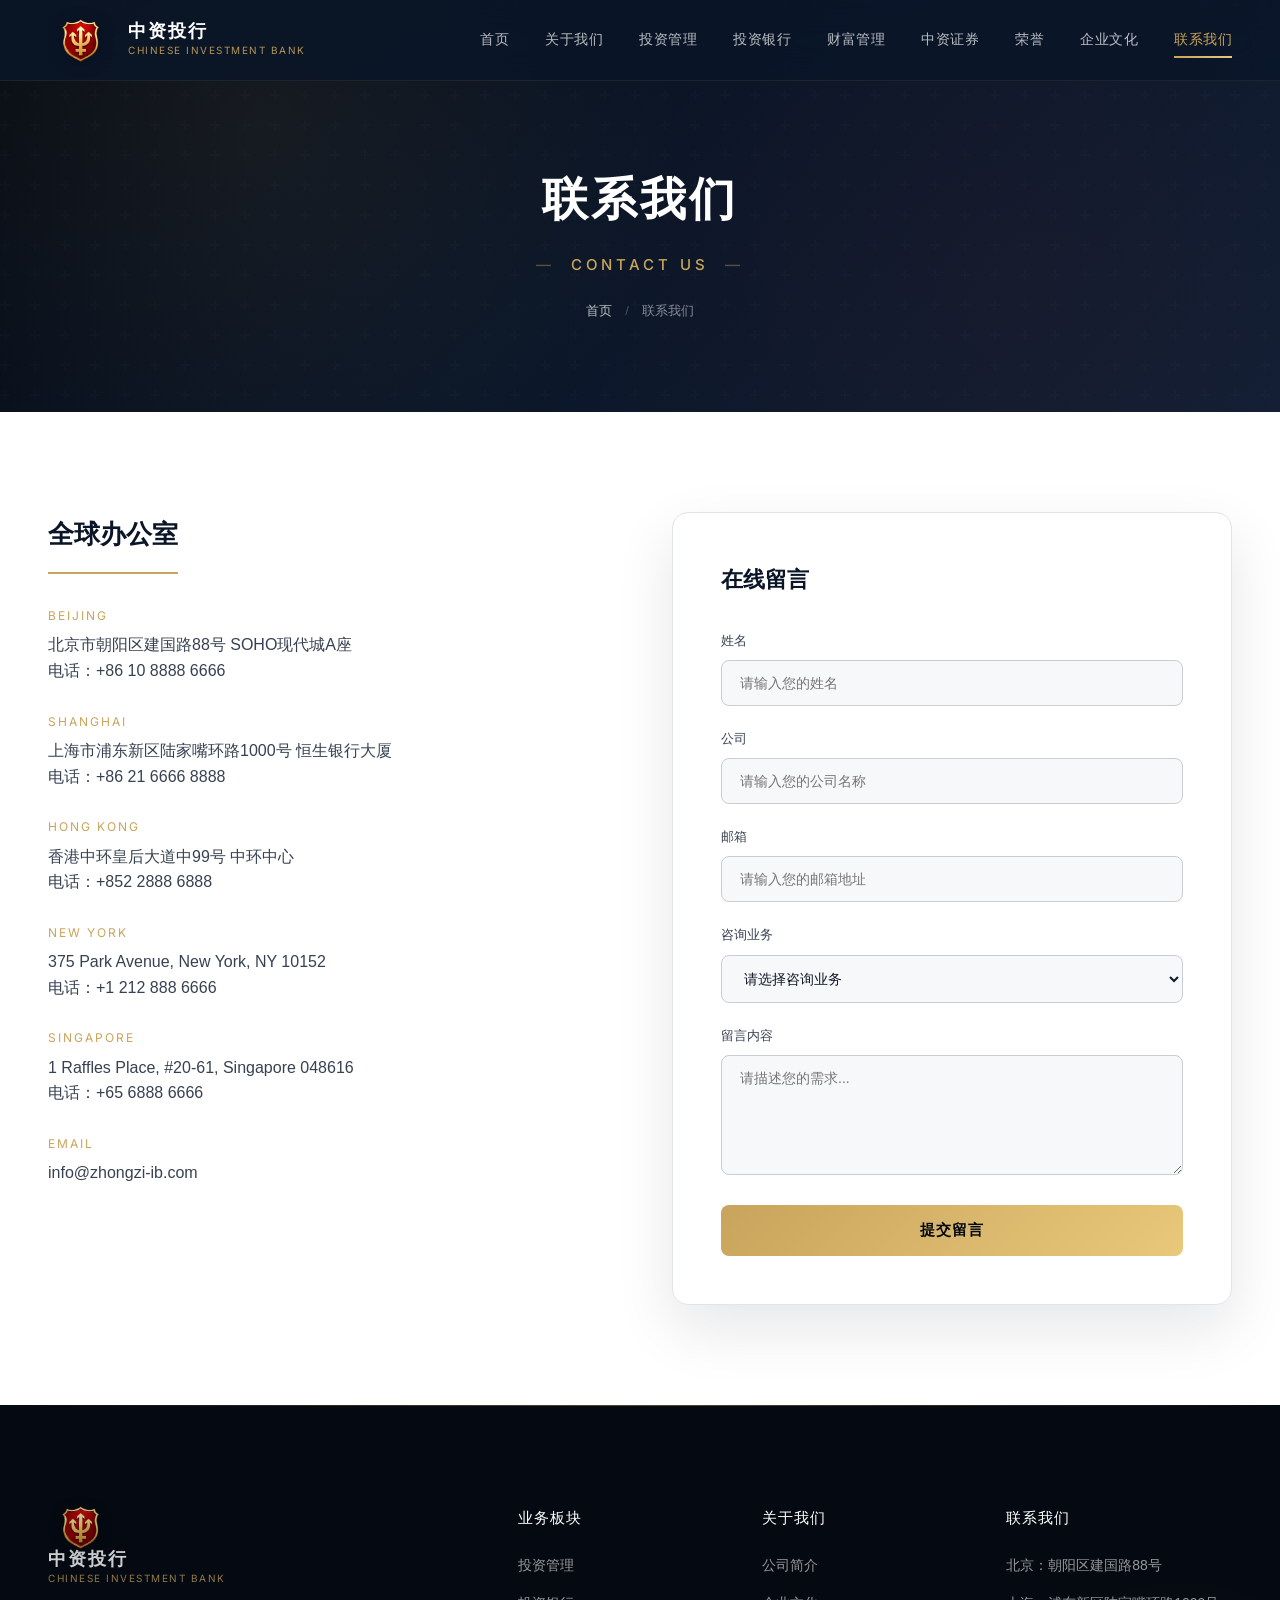
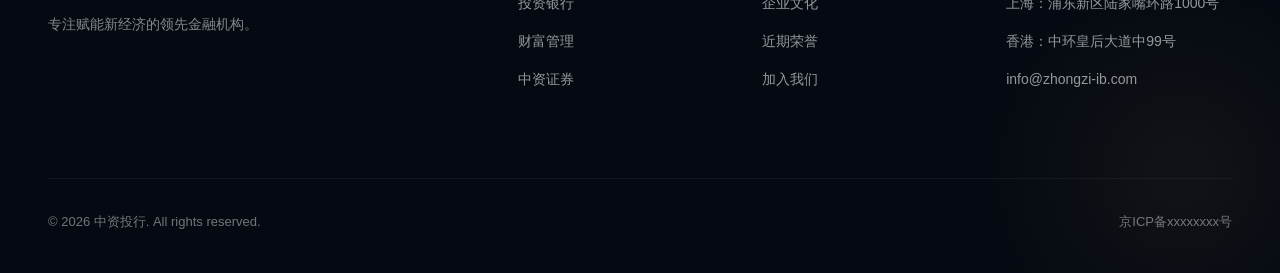
<file: contact.html>
<!DOCTYPE html>
<html lang="zh-CN">
<head>
  <meta charset="UTF-8">
  <meta name="viewport" content="width=device-width, initial-scale=1.0">
  <title>联系我们 — 中资投行</title>
  <meta name="description" content="联系中资投行，我们在北京、上海、香港、纽约和新加坡设有办公室，随时为您提供专业的金融服务。">
  <link rel="stylesheet" href="css/style.css">
</head>
<body>
<header class="header">
  <div class="container header-inner">
    <a href="index.html" class="logo">
          <img src="images/logo.png" alt="中资投行">
          <span class="logo-text"><span class="cn">中资投行</span><span class="en">Chinese Investment Bank</span></span>
        </a>
    <nav class="nav">
      <a href="index.html">首页</a><a href="about.html">关于我们</a>
      <a href="investment-management.html">投资管理</a>
      <a href="investment-banking.html">投资银行</a>
      <a href="wealth-management.html">财富管理</a>
      <a href="securities.html">中资证券</a>
      <a href="awards.html">荣誉</a><a href="culture.html">企业文化</a>
      <a href="contact.html" class="active">联系我们</a>
    </nav>
  </div>
</header>

<div class="page-banner">
  <div class="container">
    <h1>联系我们</h1>
    <div class="subtitle">CONTACT US</div>
    <div class="breadcrumb"><a href="index.html">首页</a> <span>/</span> 联系我们</div>
  </div>
</div>

<section class="content-section">
  <div class="container">
    <div class="contact-grid">
      <div class="contact-info">
        <h3>全球办公室</h3>
        <div class="contact-item"><div class="label">BEIJING</div><div class="value">北京市朝阳区建国路88号 SOHO现代城A座<br>电话：+86 10 8888 6666</div></div>
        <div class="contact-item"><div class="label">SHANGHAI</div><div class="value">上海市浦东新区陆家嘴环路1000号 恒生银行大厦<br>电话：+86 21 6666 8888</div></div>
        <div class="contact-item"><div class="label">HONG KONG</div><div class="value">香港中环皇后大道中99号 中环中心<br>电话：+852 2888 6888</div></div>
        <div class="contact-item"><div class="label">NEW YORK</div><div class="value">375 Park Avenue, New York, NY 10152<br>电话：+1 212 888 6666</div></div>
        <div class="contact-item"><div class="label">SINGAPORE</div><div class="value">1 Raffles Place, #20-61, Singapore 048616<br>电话：+65 6888 6666</div></div>
        <div class="contact-item"><div class="label">EMAIL</div><div class="value">info@zhongzi-ib.com</div></div>
      </div>
      <div class="contact-form">
        <h3>在线留言</h3>
        <form onsubmit="alert('感谢您的留言，我们将尽快与您联系。');return false">
          <div class="form-group">
            <label>姓名</label>
            <input type="text" placeholder="请输入您的姓名" required>
          </div>
          <div class="form-group">
            <label>公司</label>
            <input type="text" placeholder="请输入您的公司名称">
          </div>
          <div class="form-group">
            <label>邮箱</label>
            <input type="email" placeholder="请输入您的邮箱地址" required>
          </div>
          <div class="form-group">
            <label>咨询业务</label>
            <select>
              <option value="">请选择咨询业务</option>
              <option value="investment-management">投资管理</option>
              <option value="investment-banking">投资银行</option>
              <option value="wealth-management">财富管理</option>
              <option value="securities">中资证券</option>
              <option value="other">其他</option>
            </select>
          </div>
          <div class="form-group">
            <label>留言内容</label>
            <textarea placeholder="请描述您的需求..."></textarea>
          </div>
          <button type="submit" class="btn-submit">提交留言</button>
        </form>
      </div>
    </div>
  </div>
</section>

<footer class="footer">
  <div class="container">
    <div class="footer-grid">
      <div class="footer-brand"><a href="index.html" class="logo">
          <img src="images/logo.png" alt="中资投行">
          <span class="logo-text"><span class="cn">中资投行</span><span class="en">Chinese Investment Bank</span></span>
        </a><p>专注赋能新经济的领先金融机构。</p></div>
      <div><h4>业务板块</h4><a href="investment-management.html">投资管理</a><a href="investment-banking.html">投资银行</a><a href="wealth-management.html">财富管理</a><a href="securities.html">中资证券</a></div>
      <div><h4>关于我们</h4><a href="about.html">公司简介</a><a href="culture.html">企业文化</a><a href="awards.html">近期荣誉</a><a href="contact.html">加入我们</a></div>
      <div><h4>联系我们</h4><a>北京：朝阳区建国路88号</a><a>上海：浦东新区陆家嘴环路1000号</a><a>香港：中环皇后大道中99号</a><a>info@zhongzi-ib.com</a></div>
    </div>
    <div class="footer-bottom"><span>&copy; 2026 中资投行. All rights reserved.</span><span>京ICP备xxxxxxxx号</span></div>
  </div>
</footer>
</body>
</html>
</file>
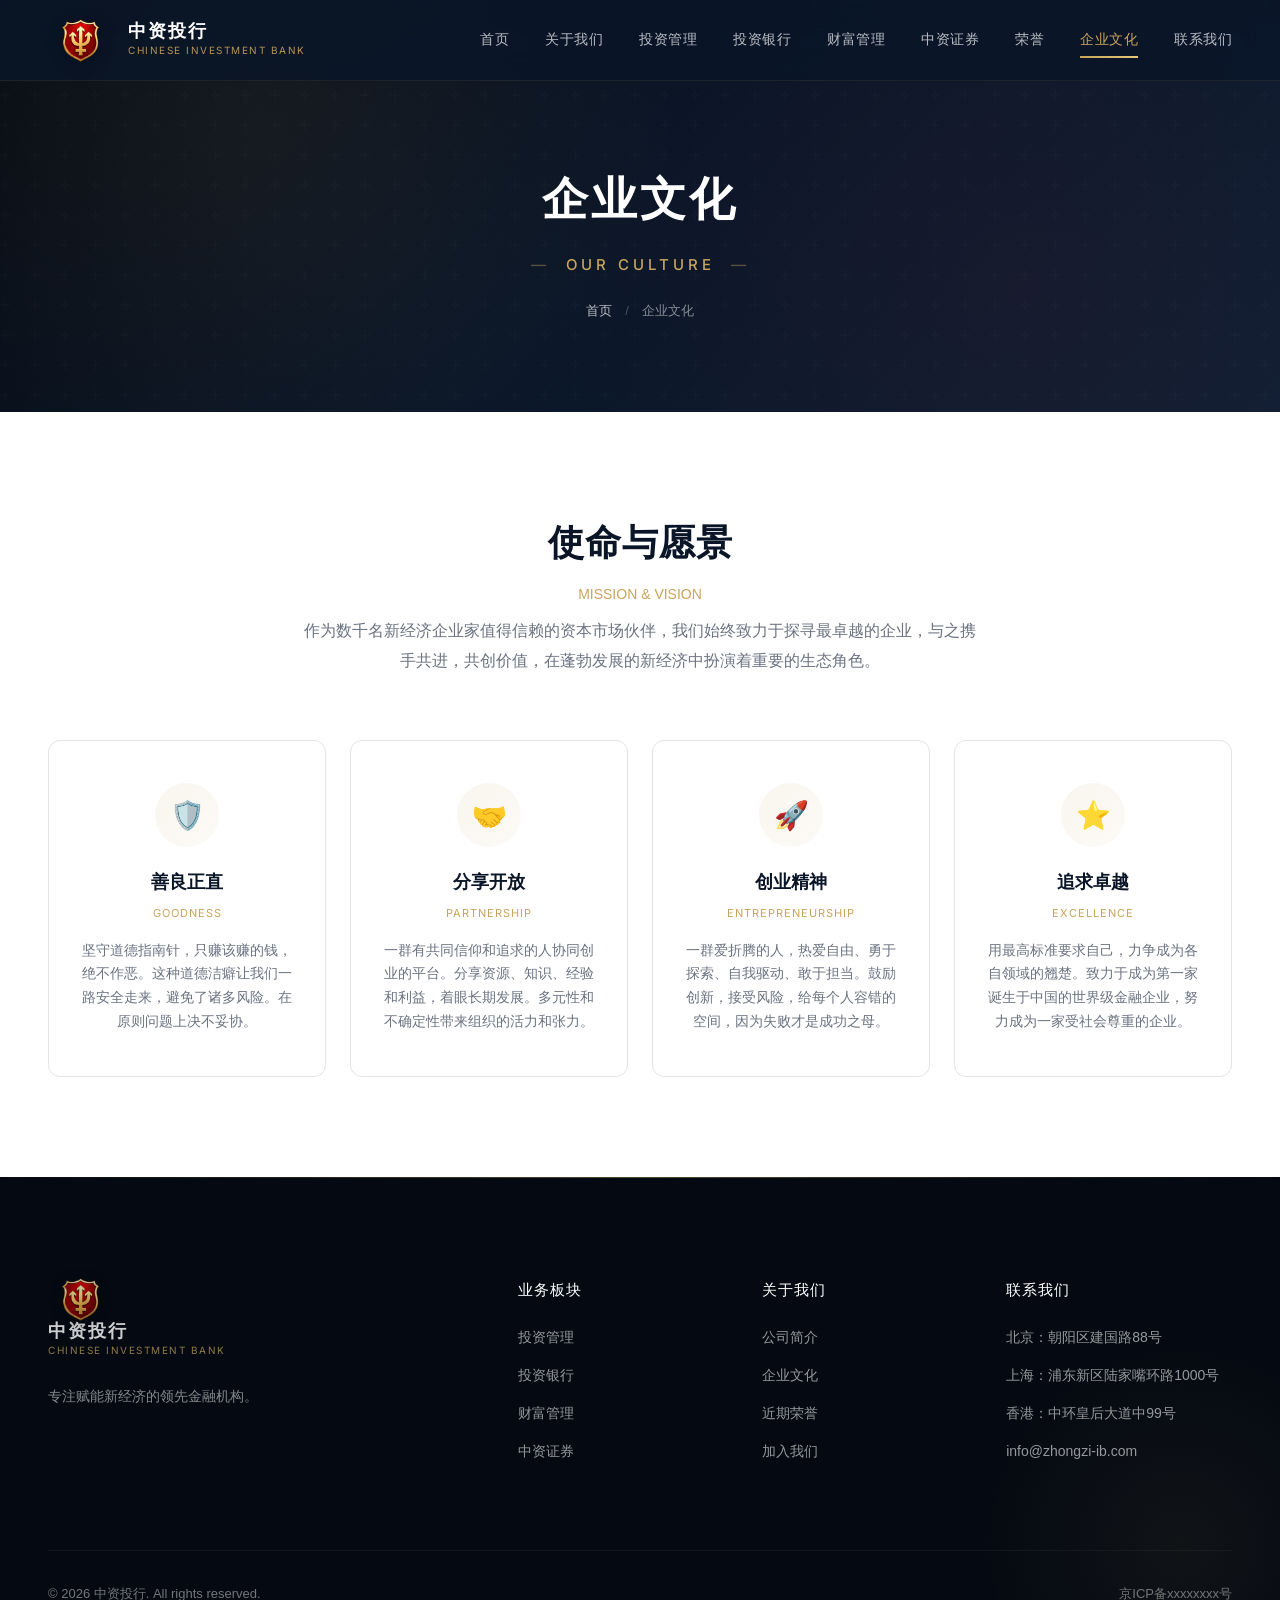
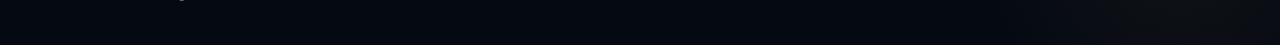
<file: culture.html>
<!DOCTYPE html>
<html lang="zh-CN">
<head>
  <meta charset="UTF-8">
  <meta name="viewport" content="width=device-width, initial-scale=1.0">
  <title>企业文化 — 中资投行</title>
  <meta name="description" content="中资投行企业文化：善良正直、分享开放、创业精神、追求卓越。致力于成为第一家诞生于中国的世界级金融企业。">
  <link rel="stylesheet" href="css/style.css">
</head>
<body>
<header class="header">
  <div class="container header-inner">
    <a href="index.html" class="logo">
          <img src="images/logo.png" alt="中资投行">
          <span class="logo-text"><span class="cn">中资投行</span><span class="en">Chinese Investment Bank</span></span>
        </a>
    <nav class="nav">
      <a href="index.html">首页</a><a href="about.html">关于我们</a>
      <a href="investment-management.html">投资管理</a>
      <a href="investment-banking.html">投资银行</a>
      <a href="wealth-management.html">财富管理</a>
      <a href="securities.html">中资证券</a>
      <a href="awards.html">荣誉</a>
      <a href="culture.html" class="active">企业文化</a>
      <a href="contact.html">联系我们</a>
    </nav>
  </div>
</header>

<div class="page-banner">
  <div class="container">
    <h1>企业文化</h1>
    <div class="subtitle">OUR CULTURE</div>
    <div class="breadcrumb"><a href="index.html">首页</a> <span>/</span> 企业文化</div>
  </div>
</div>

<section class="content-section">
  <div class="container">
    <div class="section-header" style="text-align:center">
      <div class="section-title" style="margin-bottom:8px">使命与愿景</div>
      <div class="section-desc" style="margin:0 auto;font-size:14px;color:var(--gold);margin-bottom:8px">MISSION & VISION</div>
      <div class="section-desc" style="margin:0 auto">作为数千名新经济企业家值得信赖的资本市场伙伴，我们始终致力于探寻最卓越的企业，与之携手共进，共创价值，在蓬勃发展的新经济中扮演着重要的生态角色。</div>
    </div>
    <div class="culture-grid" style="margin-top:48px">
      <div class="culture-card">
        <span class="culture-icon">&#x1F6E1;&#xFE0F;</span>
        <h3>善良正直</h3>
        <div class="en">GOODNESS</div>
        <p>坚守道德指南针，只赚该赚的钱，绝不作恶。这种道德洁癖让我们一路安全走来，避免了诸多风险。在原则问题上决不妥协。</p>
      </div>
      <div class="culture-card">
        <span class="culture-icon">&#x1F91D;</span>
        <h3>分享开放</h3>
        <div class="en">PARTNERSHIP</div>
        <p>一群有共同信仰和追求的人协同创业的平台。分享资源、知识、经验和利益，着眼长期发展。多元性和不确定性带来组织的活力和张力。</p>
      </div>
      <div class="culture-card">
        <span class="culture-icon">&#x1F680;</span>
        <h3>创业精神</h3>
        <div class="en">ENTREPRENEURSHIP</div>
        <p>一群爱折腾的人，热爱自由、勇于探索、自我驱动、敢于担当。鼓励创新，接受风险，给每个人容错的空间，因为失败才是成功之母。</p>
      </div>
      <div class="culture-card">
        <span class="culture-icon">&#x2B50;</span>
        <h3>追求卓越</h3>
        <div class="en">EXCELLENCE</div>
        <p>用最高标准要求自己，力争成为各自领域的翘楚。致力于成为第一家诞生于中国的世界级金融企业，努力成为一家受社会尊重的企业。</p>
      </div>
    </div>
  </div>
</section>

<footer class="footer">
  <div class="container">
    <div class="footer-grid">
      <div class="footer-brand"><a href="index.html" class="logo">
          <img src="images/logo.png" alt="中资投行">
          <span class="logo-text"><span class="cn">中资投行</span><span class="en">Chinese Investment Bank</span></span>
        </a><p>专注赋能新经济的领先金融机构。</p></div>
      <div><h4>业务板块</h4><a href="investment-management.html">投资管理</a><a href="investment-banking.html">投资银行</a><a href="wealth-management.html">财富管理</a><a href="securities.html">中资证券</a></div>
      <div><h4>关于我们</h4><a href="about.html">公司简介</a><a href="culture.html">企业文化</a><a href="awards.html">近期荣誉</a><a href="contact.html">加入我们</a></div>
      <div><h4>联系我们</h4><a>北京：朝阳区建国路88号</a><a>上海：浦东新区陆家嘴环路1000号</a><a>香港：中环皇后大道中99号</a><a>info@zhongzi-ib.com</a></div>
    </div>
    <div class="footer-bottom"><span>&copy; 2026 中资投行. All rights reserved.</span><span>京ICP备xxxxxxxx号</span></div>
  </div>
</footer>
</body>
</html>
</file>
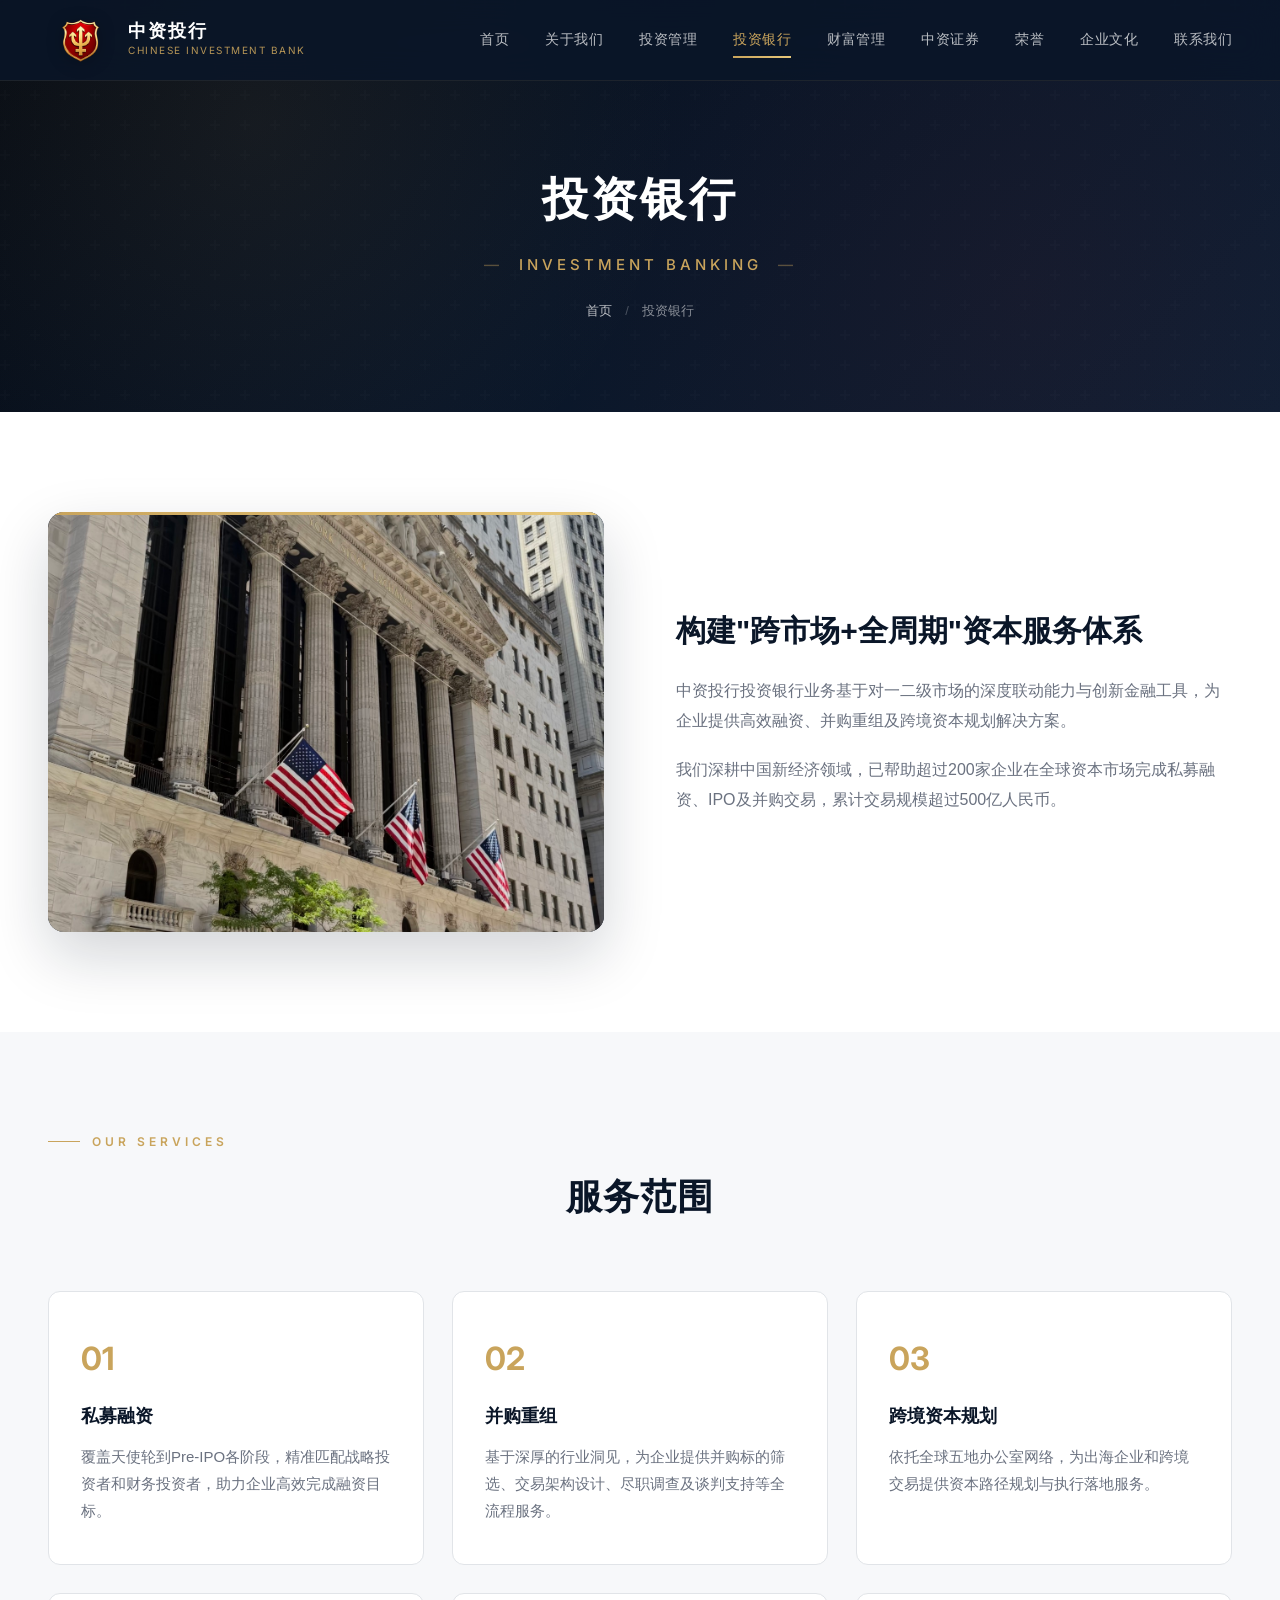
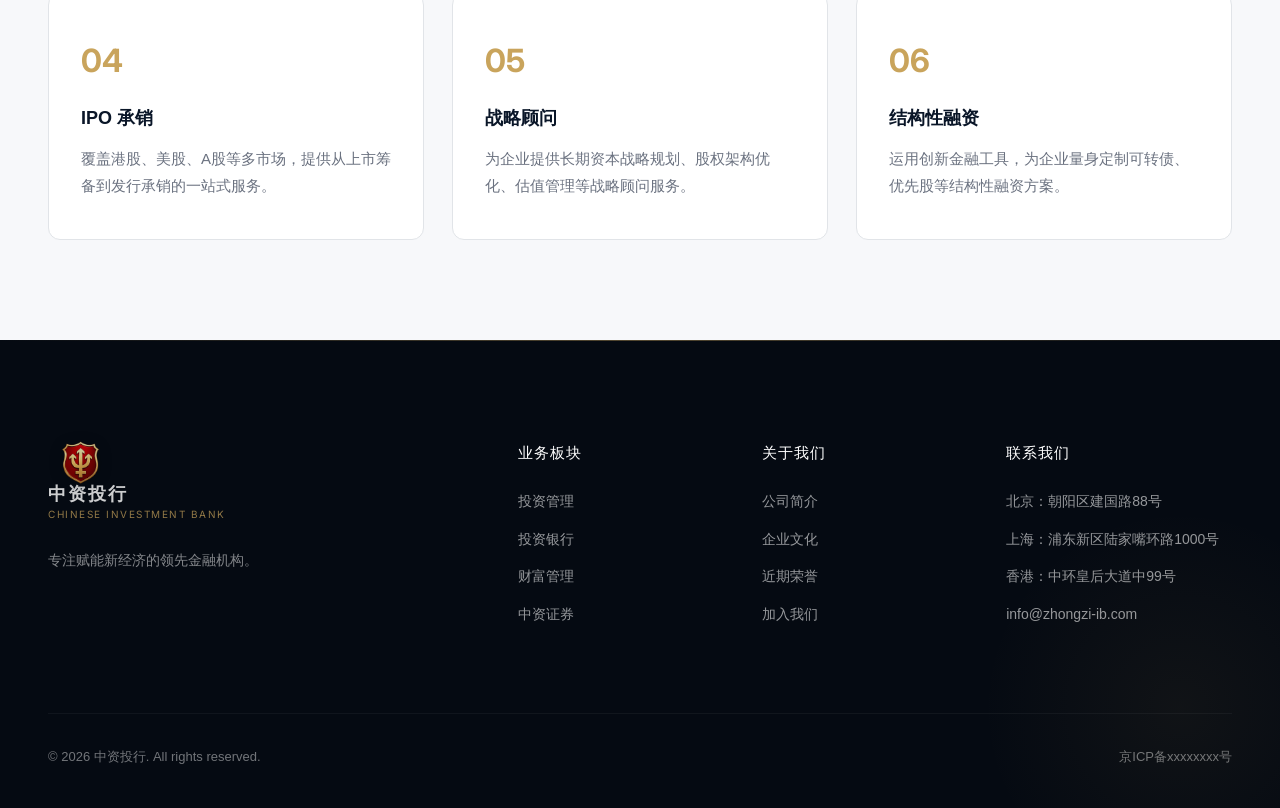
<file: investment-banking.html>
<!DOCTYPE html>
<html lang="zh-CN">
<head>
  <meta charset="UTF-8">
  <meta name="viewport" content="width=device-width, initial-scale=1.0">
  <title>投资银行 — 中资投行</title>
  <meta name="description" content="中资投行投资银行业务构建跨市场全周期资本服务体系，提供私募融资、并购重组及跨境资本规划解决方案。">
  <link rel="stylesheet" href="css/style.css">
</head>
<body>
<header class="header">
  <div class="container header-inner">
    <a href="index.html" class="logo">
          <img src="images/logo.png" alt="中资投行">
          <span class="logo-text"><span class="cn">中资投行</span><span class="en">Chinese Investment Bank</span></span>
        </a>
    <nav class="nav">
      <a href="index.html">首页</a><a href="about.html">关于我们</a>
      <a href="investment-management.html">投资管理</a>
      <a href="investment-banking.html" class="active">投资银行</a>
      <a href="wealth-management.html">财富管理</a>
      <a href="securities.html">中资证券</a>
      <a href="awards.html">荣誉</a><a href="culture.html">企业文化</a><a href="contact.html">联系我们</a>
    </nav>
  </div>
</header>

<div class="page-banner">
  <div class="container">
    <h1>投资银行</h1>
    <div class="subtitle">INVESTMENT BANKING</div>
    <div class="breadcrumb"><a href="index.html">首页</a> <span>/</span> 投资银行</div>
  </div>
</div>

<section class="content-section">
  <div class="container">
    <div class="biz-overview">
      <div class="biz-image">
        <img src="images/investment-banking.jpg" alt="纽约证券交易所">
      </div>
      <div class="biz-info">
        <h2>构建"跨市场+全周期"资本服务体系</h2>
        <p>中资投行投资银行业务基于对一二级市场的深度联动能力与创新金融工具，为企业提供高效融资、并购重组及跨境资本规划解决方案。</p>
        <p>我们深耕中国新经济领域，已帮助超过200家企业在全球资本市场完成私募融资、IPO及并购交易，累计交易规模超过500亿人民币。</p>
      </div>
    </div>
  </div>
</section>

<section class="content-section alt">
  <div class="container">
    <div class="section-header" style="text-align:center">
      <div class="section-label">OUR SERVICES</div>
      <div class="section-title">服务范围</div>
    </div>
    <div class="feature-grid">
      <div class="feature-card">
        <div class="num">01</div>
        <h4>私募融资</h4>
        <p>覆盖天使轮到Pre-IPO各阶段，精准匹配战略投资者和财务投资者，助力企业高效完成融资目标。</p>
      </div>
      <div class="feature-card">
        <div class="num">02</div>
        <h4>并购重组</h4>
        <p>基于深厚的行业洞见，为企业提供并购标的筛选、交易架构设计、尽职调查及谈判支持等全流程服务。</p>
      </div>
      <div class="feature-card">
        <div class="num">03</div>
        <h4>跨境资本规划</h4>
        <p>依托全球五地办公室网络，为出海企业和跨境交易提供资本路径规划与执行落地服务。</p>
      </div>
      <div class="feature-card">
        <div class="num">04</div>
        <h4>IPO 承销</h4>
        <p>覆盖港股、美股、A股等多市场，提供从上市筹备到发行承销的一站式服务。</p>
      </div>
      <div class="feature-card">
        <div class="num">05</div>
        <h4>战略顾问</h4>
        <p>为企业提供长期资本战略规划、股权架构优化、估值管理等战略顾问服务。</p>
      </div>
      <div class="feature-card">
        <div class="num">06</div>
        <h4>结构性融资</h4>
        <p>运用创新金融工具，为企业量身定制可转债、优先股等结构性融资方案。</p>
      </div>
    </div>
  </div>
</section>

<footer class="footer">
  <div class="container">
    <div class="footer-grid">
      <div class="footer-brand"><a href="index.html" class="logo">
          <img src="images/logo.png" alt="中资投行">
          <span class="logo-text"><span class="cn">中资投行</span><span class="en">Chinese Investment Bank</span></span>
        </a><p>专注赋能新经济的领先金融机构。</p></div>
      <div><h4>业务板块</h4><a href="investment-management.html">投资管理</a><a href="investment-banking.html">投资银行</a><a href="wealth-management.html">财富管理</a><a href="securities.html">中资证券</a></div>
      <div><h4>关于我们</h4><a href="about.html">公司简介</a><a href="culture.html">企业文化</a><a href="awards.html">近期荣誉</a><a href="contact.html">加入我们</a></div>
      <div><h4>联系我们</h4><a>北京：朝阳区建国路88号</a><a>上海：浦东新区陆家嘴环路1000号</a><a>香港：中环皇后大道中99号</a><a>info@zhongzi-ib.com</a></div>
    </div>
    <div class="footer-bottom"><span>&copy; 2026 中资投行. All rights reserved.</span><span>京ICP备xxxxxxxx号</span></div>
  </div>
</footer>
</body>
</html>
</file>
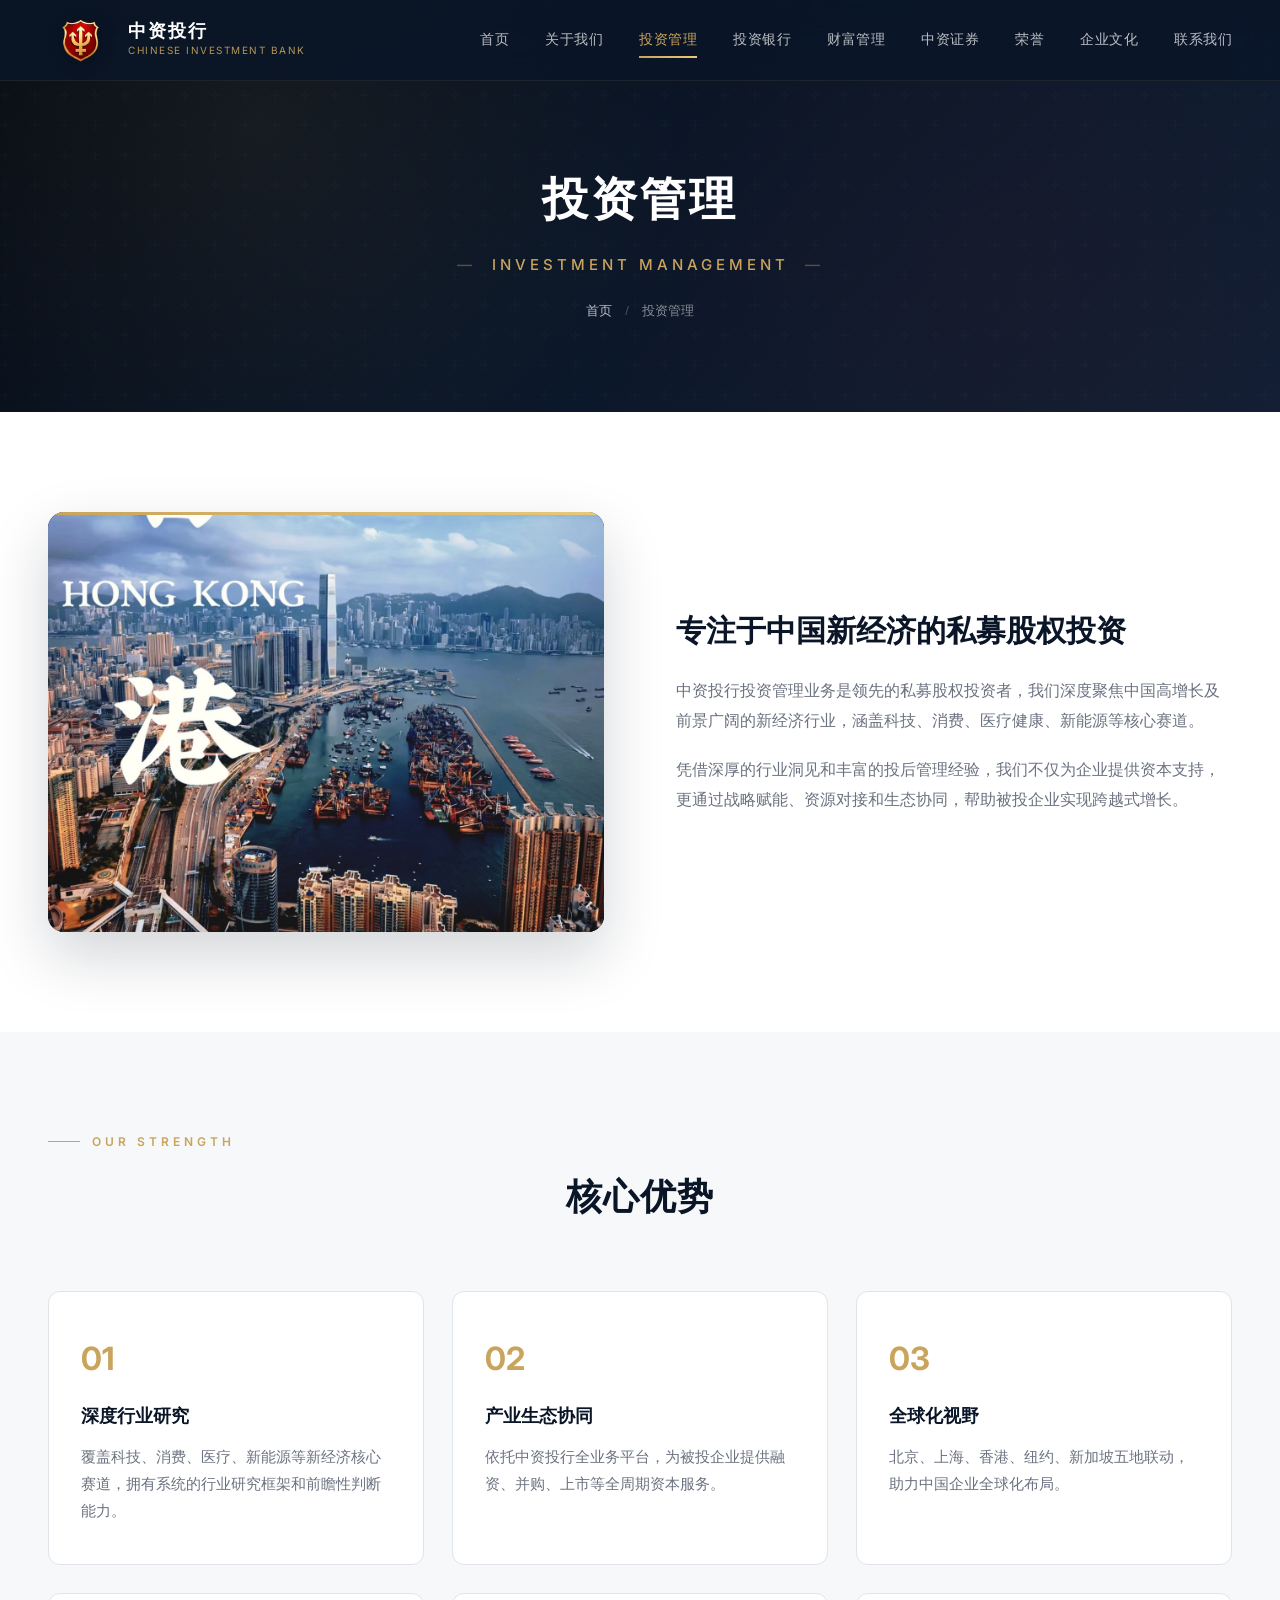
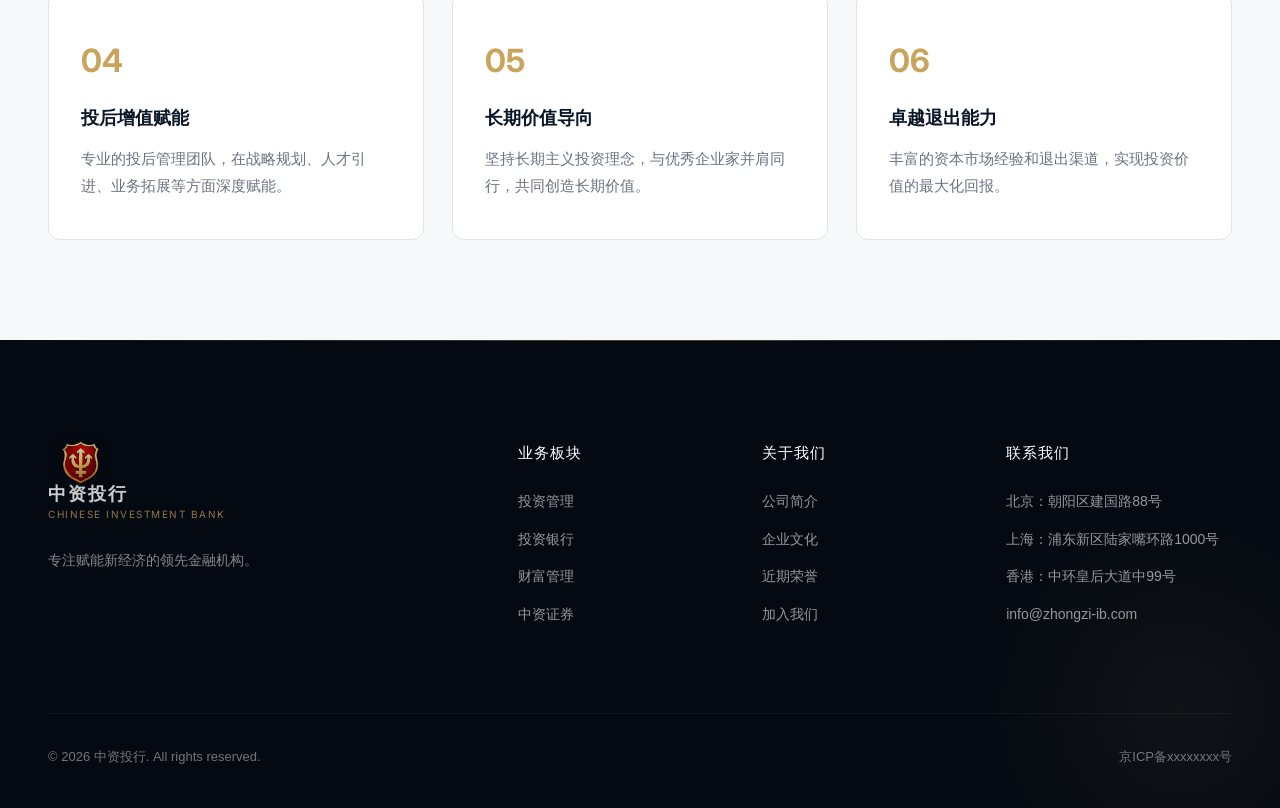
<file: investment-management.html>
<!DOCTYPE html>
<html lang="zh-CN">
<head>
  <meta charset="UTF-8">
  <meta name="viewport" content="width=device-width, initial-scale=1.0">
  <title>投资管理 — 中资投行</title>
  <meta name="description" content="中资投行投资管理业务专注于中国高增长及前景广阔的新经济行业，作为领先的私募股权投资者，深度发掘长期价值。">
  <link rel="stylesheet" href="css/style.css">
</head>
<body>

<header class="header">
  <div class="container header-inner">
    <a href="index.html" class="logo">
          <img src="images/logo.png" alt="中资投行">
          <span class="logo-text"><span class="cn">中资投行</span><span class="en">Chinese Investment Bank</span></span>
        </a>
    <nav class="nav">
      <a href="index.html">首页</a>
      <a href="about.html">关于我们</a>
      <a href="investment-management.html" class="active">投资管理</a>
      <a href="investment-banking.html">投资银行</a>
      <a href="wealth-management.html">财富管理</a>
      <a href="securities.html">中资证券</a>
      <a href="awards.html">荣誉</a>
      <a href="culture.html">企业文化</a>
      <a href="contact.html">联系我们</a>
    </nav>
  </div>
</header>

<div class="page-banner">
  <div class="container">
    <h1>投资管理</h1>
    <div class="subtitle">INVESTMENT MANAGEMENT</div>
    <div class="breadcrumb"><a href="index.html">首页</a> <span>/</span> 投资管理</div>
  </div>
</div>

<section class="content-section">
  <div class="container">
    <div class="biz-overview">
      <div class="biz-image">
        <img src="images/investment-management.jpg" alt="香港天际线">
      </div>
      <div class="biz-info">
        <h2>专注于中国新经济的私募股权投资</h2>
        <p>中资投行投资管理业务是领先的私募股权投资者，我们深度聚焦中国高增长及前景广阔的新经济行业，涵盖科技、消费、医疗健康、新能源等核心赛道。</p>
        <p>凭借深厚的行业洞见和丰富的投后管理经验，我们不仅为企业提供资本支持，更通过战略赋能、资源对接和生态协同，帮助被投企业实现跨越式增长。</p>
      </div>
    </div>
  </div>
</section>

<section class="content-section alt">
  <div class="container">
    <div class="section-header" style="text-align:center">
      <div class="section-label">OUR STRENGTH</div>
      <div class="section-title">核心优势</div>
    </div>
    <div class="feature-grid">
      <div class="feature-card">
        <div class="num">01</div>
        <h4>深度行业研究</h4>
        <p>覆盖科技、消费、医疗、新能源等新经济核心赛道，拥有系统的行业研究框架和前瞻性判断能力。</p>
      </div>
      <div class="feature-card">
        <div class="num">02</div>
        <h4>产业生态协同</h4>
        <p>依托中资投行全业务平台，为被投企业提供融资、并购、上市等全周期资本服务。</p>
      </div>
      <div class="feature-card">
        <div class="num">03</div>
        <h4>全球化视野</h4>
        <p>北京、上海、香港、纽约、新加坡五地联动，助力中国企业全球化布局。</p>
      </div>
      <div class="feature-card">
        <div class="num">04</div>
        <h4>投后增值赋能</h4>
        <p>专业的投后管理团队，在战略规划、人才引进、业务拓展等方面深度赋能。</p>
      </div>
      <div class="feature-card">
        <div class="num">05</div>
        <h4>长期价值导向</h4>
        <p>坚持长期主义投资理念，与优秀企业家并肩同行，共同创造长期价值。</p>
      </div>
      <div class="feature-card">
        <div class="num">06</div>
        <h4>卓越退出能力</h4>
        <p>丰富的资本市场经验和退出渠道，实现投资价值的最大化回报。</p>
      </div>
    </div>
  </div>
</section>

<footer class="footer">
  <div class="container">
    <div class="footer-grid">
      <div class="footer-brand">
        <a href="index.html" class="logo">
          <img src="images/logo.png" alt="中资投行">
          <span class="logo-text"><span class="cn">中资投行</span><span class="en">Chinese Investment Bank</span></span>
        </a>
        <p>专注赋能新经济的领先金融机构。</p>
      </div>
      <div><h4>业务板块</h4><a href="investment-management.html">投资管理</a><a href="investment-banking.html">投资银行</a><a href="wealth-management.html">财富管理</a><a href="securities.html">中资证券</a></div>
      <div><h4>关于我们</h4><a href="about.html">公司简介</a><a href="culture.html">企业文化</a><a href="awards.html">近期荣誉</a><a href="contact.html">加入我们</a></div>
      <div><h4>联系我们</h4><a>北京：朝阳区建国路88号</a><a>上海：浦东新区陆家嘴环路1000号</a><a>香港：中环皇后大道中99号</a><a>info@zhongzi-ib.com</a></div>
    </div>
    <div class="footer-bottom">
      <span>&copy; 2026 中资投行. All rights reserved.</span>
      <span>京ICP备xxxxxxxx号</span>
    </div>
  </div>
</footer>
</body>
</html>
</file>
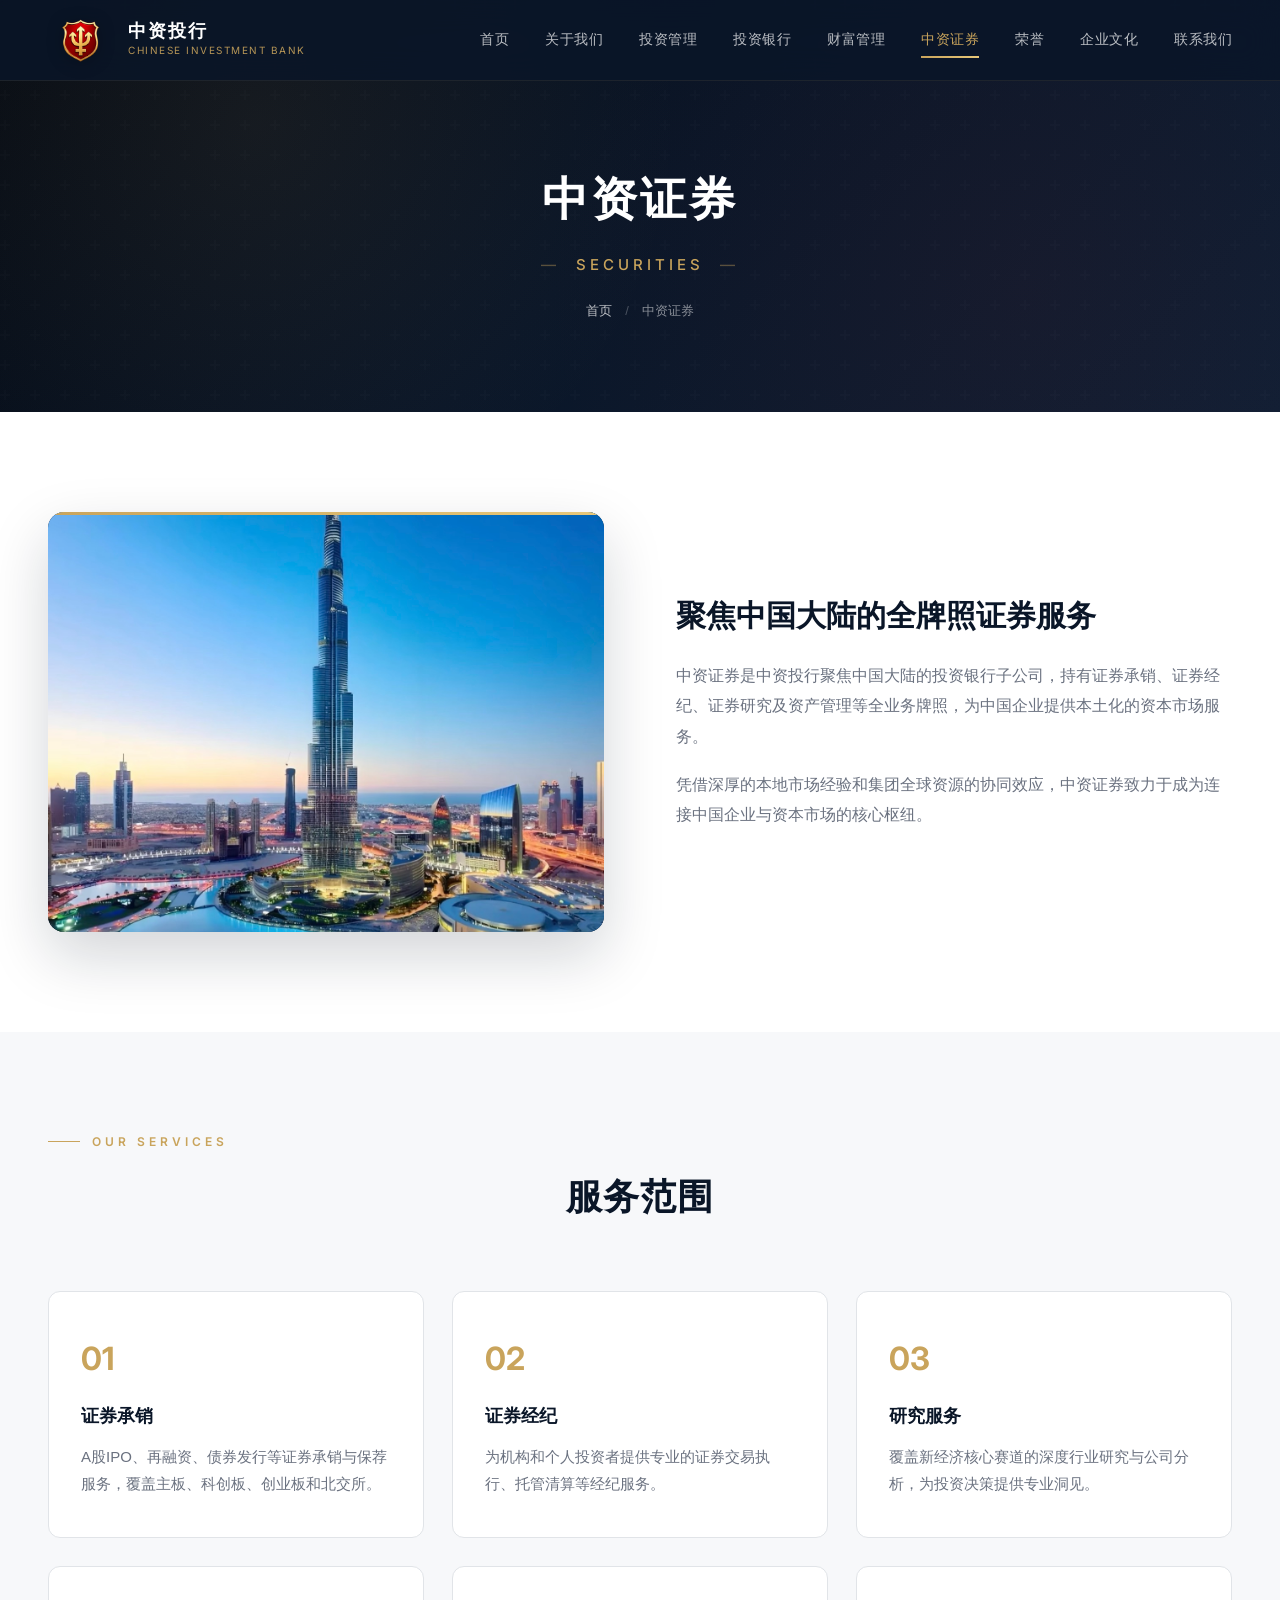
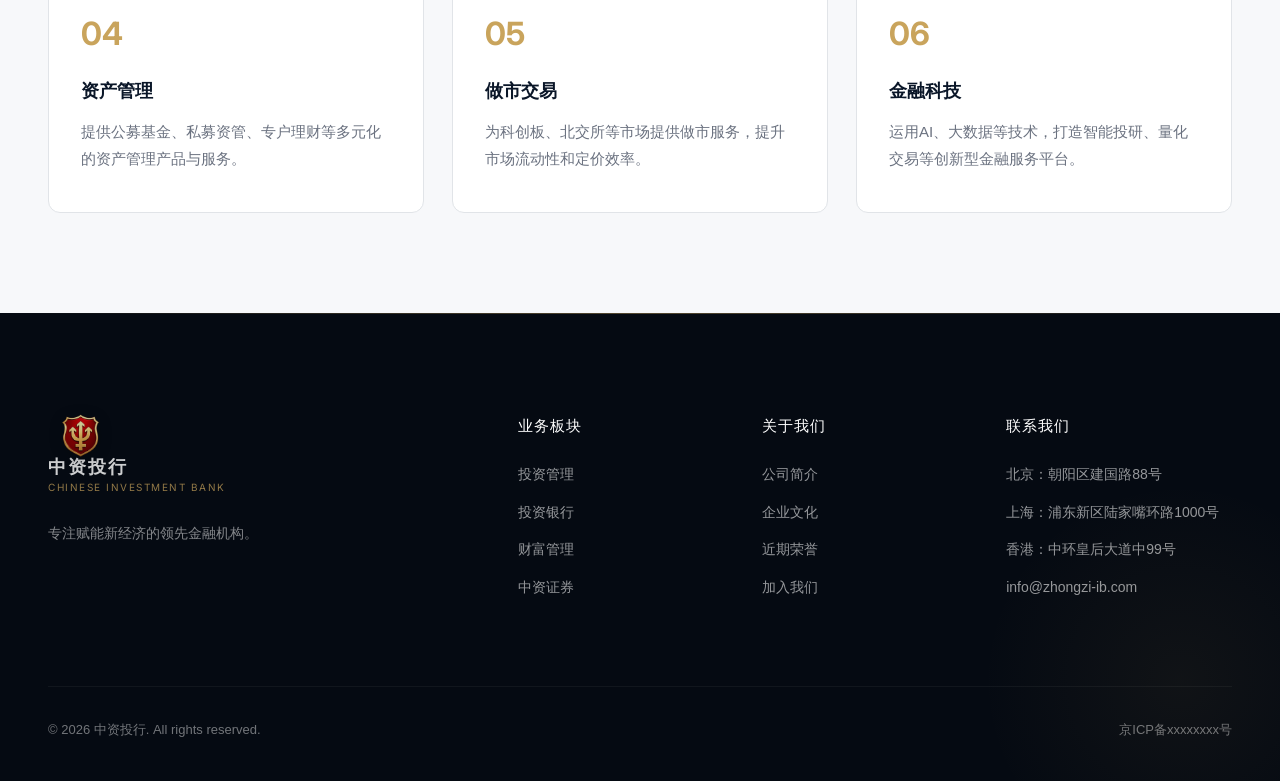
<file: securities.html>
<!DOCTYPE html>
<html lang="zh-CN">
<head>
  <meta charset="UTF-8">
  <meta name="viewport" content="width=device-width, initial-scale=1.0">
  <title>中资证券 — 中资投行</title>
  <meta name="description" content="中资证券是中资投行聚焦中国大陆的投资银行子公司，提供证券承销、证券经纪、研究及资产管理服务。">
  <link rel="stylesheet" href="css/style.css">
</head>
<body>
<header class="header">
  <div class="container header-inner">
    <a href="index.html" class="logo">
          <img src="images/logo.png" alt="中资投行">
          <span class="logo-text"><span class="cn">中资投行</span><span class="en">Chinese Investment Bank</span></span>
        </a>
    <nav class="nav">
      <a href="index.html">首页</a><a href="about.html">关于我们</a>
      <a href="investment-management.html">投资管理</a>
      <a href="investment-banking.html">投资银行</a>
      <a href="wealth-management.html">财富管理</a>
      <a href="securities.html" class="active">中资证券</a>
      <a href="awards.html">荣誉</a><a href="culture.html">企业文化</a><a href="contact.html">联系我们</a>
    </nav>
  </div>
</header>

<div class="page-banner">
  <div class="container">
    <h1>中资证券</h1>
    <div class="subtitle">SECURITIES</div>
    <div class="breadcrumb"><a href="index.html">首页</a> <span>/</span> 中资证券</div>
  </div>
</div>

<section class="content-section">
  <div class="container">
    <div class="biz-overview">
      <div class="biz-image">
        <img src="images/securities.jpg" alt="迪拜哈利法塔">
      </div>
      <div class="biz-info">
        <h2>聚焦中国大陆的全牌照证券服务</h2>
        <p>中资证券是中资投行聚焦中国大陆的投资银行子公司，持有证券承销、证券经纪、证券研究及资产管理等全业务牌照，为中国企业提供本土化的资本市场服务。</p>
        <p>凭借深厚的本地市场经验和集团全球资源的协同效应，中资证券致力于成为连接中国企业与资本市场的核心枢纽。</p>
      </div>
    </div>
  </div>
</section>

<section class="content-section alt">
  <div class="container">
    <div class="section-header" style="text-align:center">
      <div class="section-label">OUR SERVICES</div>
      <div class="section-title">服务范围</div>
    </div>
    <div class="feature-grid">
      <div class="feature-card"><div class="num">01</div><h4>证券承销</h4><p>A股IPO、再融资、债券发行等证券承销与保荐服务，覆盖主板、科创板、创业板和北交所。</p></div>
      <div class="feature-card"><div class="num">02</div><h4>证券经纪</h4><p>为机构和个人投资者提供专业的证券交易执行、托管清算等经纪服务。</p></div>
      <div class="feature-card"><div class="num">03</div><h4>研究服务</h4><p>覆盖新经济核心赛道的深度行业研究与公司分析，为投资决策提供专业洞见。</p></div>
      <div class="feature-card"><div class="num">04</div><h4>资产管理</h4><p>提供公募基金、私募资管、专户理财等多元化的资产管理产品与服务。</p></div>
      <div class="feature-card"><div class="num">05</div><h4>做市交易</h4><p>为科创板、北交所等市场提供做市服务，提升市场流动性和定价效率。</p></div>
      <div class="feature-card"><div class="num">06</div><h4>金融科技</h4><p>运用AI、大数据等技术，打造智能投研、量化交易等创新型金融服务平台。</p></div>
    </div>
  </div>
</section>

<footer class="footer">
  <div class="container">
    <div class="footer-grid">
      <div class="footer-brand"><a href="index.html" class="logo">
          <img src="images/logo.png" alt="中资投行">
          <span class="logo-text"><span class="cn">中资投行</span><span class="en">Chinese Investment Bank</span></span>
        </a><p>专注赋能新经济的领先金融机构。</p></div>
      <div><h4>业务板块</h4><a href="investment-management.html">投资管理</a><a href="investment-banking.html">投资银行</a><a href="wealth-management.html">财富管理</a><a href="securities.html">中资证券</a></div>
      <div><h4>关于我们</h4><a href="about.html">公司简介</a><a href="culture.html">企业文化</a><a href="awards.html">近期荣誉</a><a href="contact.html">加入我们</a></div>
      <div><h4>联系我们</h4><a>北京：朝阳区建国路88号</a><a>上海：浦东新区陆家嘴环路1000号</a><a>香港：中环皇后大道中99号</a><a>info@zhongzi-ib.com</a></div>
    </div>
    <div class="footer-bottom"><span>&copy; 2026 中资投行. All rights reserved.</span><span>京ICP备xxxxxxxx号</span></div>
  </div>
</footer>
</body>
</html>
</file>
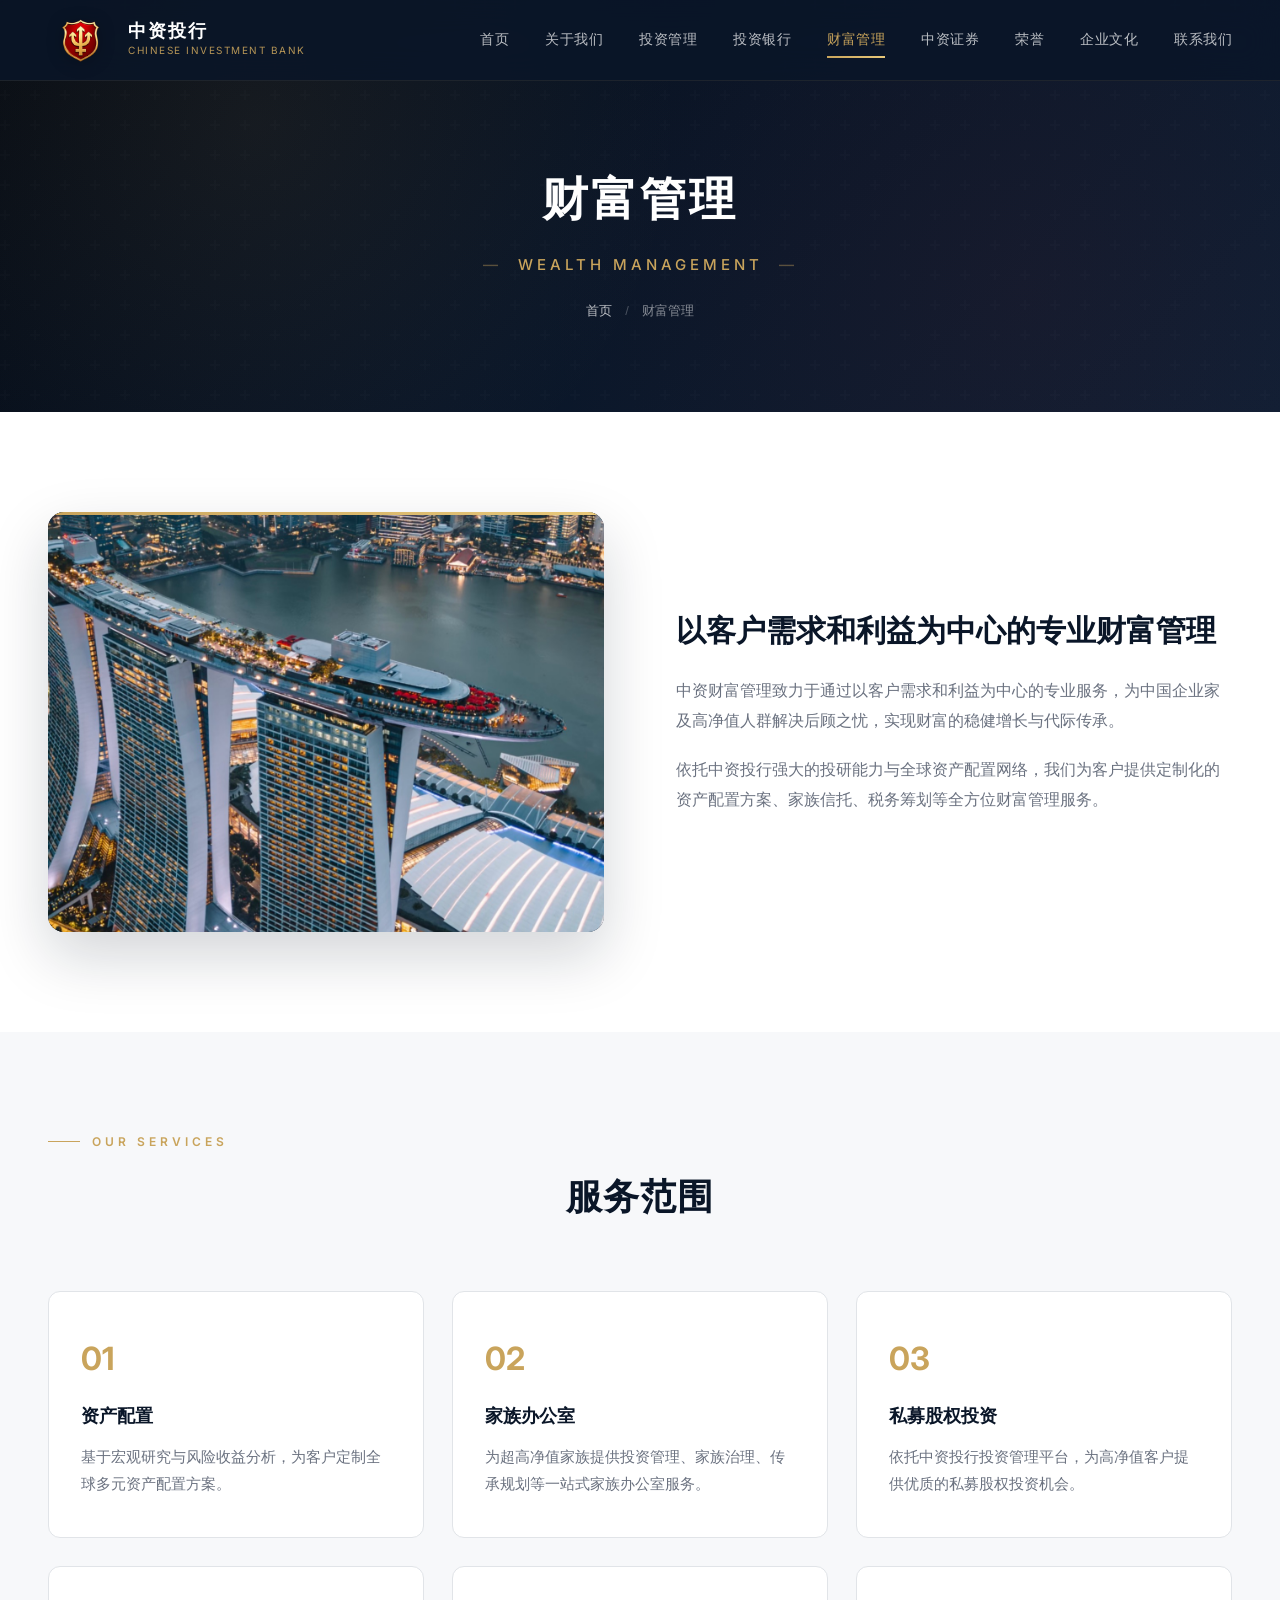
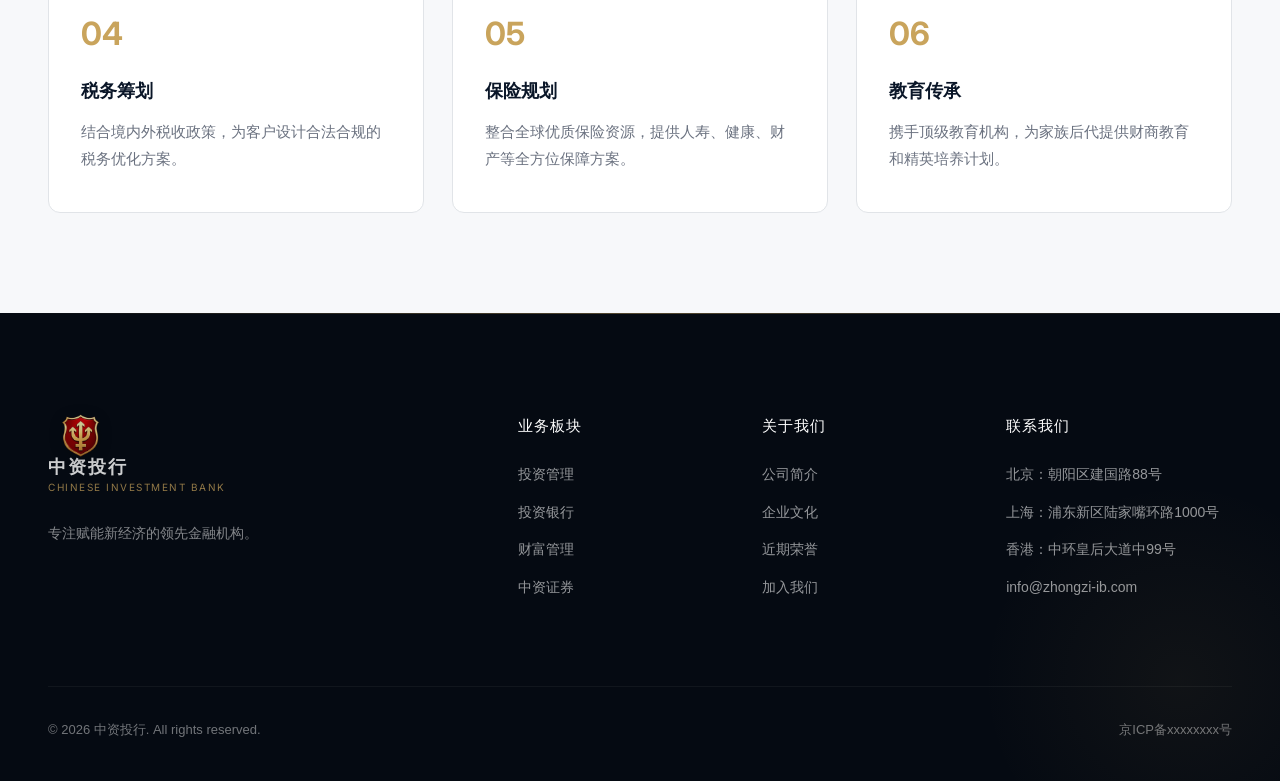
<file: wealth-management.html>
<!DOCTYPE html>
<html lang="zh-CN">
<head>
  <meta charset="UTF-8">
  <meta name="viewport" content="width=device-width, initial-scale=1.0">
  <title>财富管理 — 中资投行</title>
  <meta name="description" content="中资投行财富管理以客户需求和利益为中心，为中国企业家及高净值人群提供专业财富管理服务。">
  <link rel="stylesheet" href="css/style.css">
</head>
<body>
<header class="header">
  <div class="container header-inner">
    <a href="index.html" class="logo">
          <img src="images/logo.png" alt="中资投行">
          <span class="logo-text"><span class="cn">中资投行</span><span class="en">Chinese Investment Bank</span></span>
        </a>
    <nav class="nav">
      <a href="index.html">首页</a><a href="about.html">关于我们</a>
      <a href="investment-management.html">投资管理</a>
      <a href="investment-banking.html">投资银行</a>
      <a href="wealth-management.html" class="active">财富管理</a>
      <a href="securities.html">中资证券</a>
      <a href="awards.html">荣誉</a><a href="culture.html">企业文化</a><a href="contact.html">联系我们</a>
    </nav>
  </div>
</header>

<div class="page-banner">
  <div class="container">
    <h1>财富管理</h1>
    <div class="subtitle">WEALTH MANAGEMENT</div>
    <div class="breadcrumb"><a href="index.html">首页</a> <span>/</span> 财富管理</div>
  </div>
</div>

<section class="content-section">
  <div class="container">
    <div class="biz-overview">
      <div class="biz-image">
        <img src="images/wealth-management.jpg" alt="新加坡滨海湾">
      </div>
      <div class="biz-info">
        <h2>以客户需求和利益为中心的专业财富管理</h2>
        <p>中资财富管理致力于通过以客户需求和利益为中心的专业服务，为中国企业家及高净值人群解决后顾之忧，实现财富的稳健增长与代际传承。</p>
        <p>依托中资投行强大的投研能力与全球资产配置网络，我们为客户提供定制化的资产配置方案、家族信托、税务筹划等全方位财富管理服务。</p>
      </div>
    </div>
  </div>
</section>

<section class="content-section alt">
  <div class="container">
    <div class="section-header" style="text-align:center">
      <div class="section-label">OUR SERVICES</div>
      <div class="section-title">服务范围</div>
    </div>
    <div class="feature-grid">
      <div class="feature-card"><div class="num">01</div><h4>资产配置</h4><p>基于宏观研究与风险收益分析，为客户定制全球多元资产配置方案。</p></div>
      <div class="feature-card"><div class="num">02</div><h4>家族办公室</h4><p>为超高净值家族提供投资管理、家族治理、传承规划等一站式家族办公室服务。</p></div>
      <div class="feature-card"><div class="num">03</div><h4>私募股权投资</h4><p>依托中资投行投资管理平台，为高净值客户提供优质的私募股权投资机会。</p></div>
      <div class="feature-card"><div class="num">04</div><h4>税务筹划</h4><p>结合境内外税收政策，为客户设计合法合规的税务优化方案。</p></div>
      <div class="feature-card"><div class="num">05</div><h4>保险规划</h4><p>整合全球优质保险资源，提供人寿、健康、财产等全方位保障方案。</p></div>
      <div class="feature-card"><div class="num">06</div><h4>教育传承</h4><p>携手顶级教育机构，为家族后代提供财商教育和精英培养计划。</p></div>
    </div>
  </div>
</section>

<footer class="footer">
  <div class="container">
    <div class="footer-grid">
      <div class="footer-brand"><a href="index.html" class="logo">
          <img src="images/logo.png" alt="中资投行">
          <span class="logo-text"><span class="cn">中资投行</span><span class="en">Chinese Investment Bank</span></span>
        </a><p>专注赋能新经济的领先金融机构。</p></div>
      <div><h4>业务板块</h4><a href="investment-management.html">投资管理</a><a href="investment-banking.html">投资银行</a><a href="wealth-management.html">财富管理</a><a href="securities.html">中资证券</a></div>
      <div><h4>关于我们</h4><a href="about.html">公司简介</a><a href="culture.html">企业文化</a><a href="awards.html">近期荣誉</a><a href="contact.html">加入我们</a></div>
      <div><h4>联系我们</h4><a>北京：朝阳区建国路88号</a><a>上海：浦东新区陆家嘴环路1000号</a><a>香港：中环皇后大道中99号</a><a>info@zhongzi-ib.com</a></div>
    </div>
    <div class="footer-bottom"><span>&copy; 2026 中资投行. All rights reserved.</span><span>京ICP备xxxxxxxx号</span></div>
  </div>
</footer>
</body>
</html>
</file>
<file: css/style.css>
/* ===== 中资投行 - 国际投行高端风格 ===== */
@import url('https://fonts.googleapis.com/css2?family=Cormorant+Garamond:ital,wght@0,400;0,500;0,600;0,700;1,400&family=Inter:wght@300;400;500;600;700&display=swap');

:root {
  --navy-900: #050a12;
  --navy-800: #0a1628;
  --navy-700: #0f1f35;
  --navy-600: #142a45;
  --navy-500: #1c3656;
  --gold: #c9a45c;
  --gold-light: #e8c87a;
  --gold-dark: #a6843d;
  --red: #8b1a1a;
  --red-deep: #5a0f0f;
  --white: #ffffff;
  --cream: #faf8f3;
  --gray-50: #f7f8fa;
  --gray-100: #eef0f3;
  --gray-200: #e1e4e8;
  --gray-300: #c9cdd3;
  --gray-400: #9ba3ad;
  --gray-500: #6b7280;
  --gray-600: #4b5563;
  --gray-700: #374151;
  --gray-800: #1f2937;
  --gray-900: #111827;
  --text-light: rgba(255,255,255,0.72);
  --text-muted: rgba(255,255,255,0.5);
  --font-cn: "PingFang SC","Microsoft YaHei","Hiragino Sans GB",sans-serif;
  --font-en: "Inter","Helvetica Neue",Arial,sans-serif;
  --font-serif: "Cormorant Garamond","Times New Roman",Georgia,serif;
}

*,*::before,*::after{margin:0;padding:0;box-sizing:border-box}
html{scroll-behavior:smooth}
body{font-family:var(--font-cn);color:var(--gray-800);line-height:1.7;background:var(--white);-webkit-font-smoothing:antialiased;overflow-x:hidden}
.container{max-width:1280px;margin:0 auto;padding:0 48px}

/* ===== Header / Navigation ===== */
.header{position:fixed;top:0;left:0;right:0;z-index:1000;background:rgba(10,22,40,0.85);backdrop-filter:blur(16px);border-bottom:1px solid rgba(201,164,92,0.1);transition:all 0.4s ease}
.header-inner{display:flex;align-items:center;justify-content:space-between;height:80px}
.logo{display:flex;align-items:center;gap:14px;text-decoration:none}
.logo img{height:44px;width:auto;display:block;filter:drop-shadow(0 2px 8px rgba(0,0,0,0.25))}
.logo-text{display:flex;flex-direction:column}
.logo-text .cn{font-size:18px;font-weight:600;color:var(--white);letter-spacing:2px;line-height:1.2}
.logo-text .en{font-size:10px;color:var(--gold);letter-spacing:1.5px;font-family:var(--font-en);text-transform:uppercase;opacity:0.9}
.nav{display:flex;align-items:center;gap:36px}
.nav a{color:var(--text-light);text-decoration:none;font-size:14px;font-weight:400;transition:all 0.3s;position:relative;padding:6px 0;letter-spacing:0.5px}
.nav a:hover,.nav a.active{color:var(--gold)}
.nav a::after{content:'';position:absolute;bottom:0;left:0;width:0;height:1.5px;background:linear-gradient(90deg,var(--gold),var(--gold-light));transition:width 0.3s ease}
.nav a:hover::after,.nav a.active::after{width:100%}

/* ===== Page Banner ===== */
.page-banner{background:linear-gradient(135deg,var(--navy-900) 0%,var(--navy-800) 50%,var(--navy-700) 100%);padding:160px 0 90px;text-align:center;position:relative;overflow:hidden}
.page-banner::before{content:'';position:absolute;top:0;left:0;right:0;bottom:0;background-image:radial-gradient(circle at 20% 30%,rgba(201,164,92,0.08) 0%,transparent 40%),radial-gradient(circle at 80% 70%,rgba(139,26,26,0.08) 0%,transparent 45%);pointer-events:none}
.page-banner::after{content:'';position:absolute;inset:0;background:url("data:image/svg+xml,%3Csvg width='60' height='60' viewBox='0 0 60 60' xmlns='http://www.w3.org/2000/svg'%3E%3Cg fill='none' fill-rule='evenodd'%3E%3Cg fill='%23ffffff' fill-opacity='0.025'%3E%3Cpath d='M36 34v-4h-2v4h-4v2h4v4h2v-4h4v-2h-4zm0-30V0h-2v4h-4v2h4v4h2V6h4V4h-4zM6 34v-4H4v4H0v2h4v4h2v-4h4v-2H6zM6 4V0H4v4H0v2h4v4h2V6h4V4H6z'/%3E%3C/g%3E%3C/g%3E%3C/svg%3E");opacity:0.6;pointer-events:none}
.page-banner h1{font-size:46px;font-weight:600;color:var(--white);letter-spacing:3px;position:relative;font-family:var(--font-cn)}
.page-banner .subtitle{font-size:15px;color:var(--gold);margin-top:14px;position:relative;letter-spacing:4px;font-family:var(--font-en);font-weight:500;text-transform:uppercase}
.page-banner .subtitle::before,.page-banner .subtitle::after{content:'—';margin:0 16px;opacity:0.4}
.breadcrumb{margin-top:22px;font-size:13px;color:var(--text-muted);position:relative}
.breadcrumb a{color:var(--text-light);text-decoration:none;transition:color 0.3s}
.breadcrumb a:hover{color:var(--gold)}
.breadcrumb span{margin:0 10px;opacity:0.5}

/* ===== Content Sections ===== */
.content-section{padding:100px 0}
.content-section.alt{background:var(--gray-50)}
.content-section.dark{background:var(--navy-900);color:var(--white)}

.section-header{margin-bottom:64px}
.section-label{font-size:12px;text-transform:uppercase;letter-spacing:4px;color:var(--gold);margin-bottom:14px;font-family:var(--font-en);font-weight:600;display:flex;align-items:center;gap:12px}
.section-label::before{content:'';display:block;width:32px;height:1px;background:var(--gold)}
.section-title{font-size:36px;font-weight:600;color:var(--navy-800);margin-bottom:18px;letter-spacing:1px}
.section-title.light{color:var(--white)}
.section-desc{font-size:16px;color:var(--gray-500);max-width:680px;line-height:1.9}
.section-desc.light{color:var(--text-light)}

/* ===== Business Detail ===== */
.biz-overview{display:grid;grid-template-columns:1fr 1fr;gap:72px;align-items:center}
.biz-image{height:420px;background:linear-gradient(135deg,var(--navy-800),var(--navy-700));border-radius:16px;display:flex;align-items:center;justify-content:center;position:relative;overflow:hidden;box-shadow:0 24px 60px rgba(10,22,40,0.18)}
.biz-image::before{content:'';position:absolute;inset:0;background:radial-gradient(circle at 30% 40%,rgba(201,164,92,0.12),transparent 55%),radial-gradient(circle at 70% 80%,rgba(139,26,26,0.1),transparent 50%)}
.biz-image::after{content:'';position:absolute;top:0;left:0;right:0;height:3px;background:linear-gradient(90deg,var(--gold),var(--gold-light))}
.biz-image img,.biz-image svg{position:absolute;inset:0;width:100%;height:100%;object-fit:cover;z-index:2}.biz-image::after{z-index:3}
.biz-info h2{font-size:30px;font-weight:600;color:var(--navy-800);margin-bottom:24px;line-height:1.4}
.biz-info p{font-size:16px;color:var(--gray-500);line-height:1.9;margin-bottom:18px}

/* ===== Feature Grid ===== */
.feature-grid{display:grid;grid-template-columns:repeat(3,1fr);gap:28px;margin-top:56px}
.feature-card{background:var(--white);border:1px solid var(--gray-200);border-radius:12px;padding:40px 32px;transition:all 0.4s cubic-bezier(0.165,0.84,0.44,1);position:relative;overflow:hidden}
.feature-card::before{content:'';position:absolute;top:0;left:0;right:0;height:0;background:linear-gradient(90deg,var(--gold),var(--gold-light));transition:height 0.4s ease}
.feature-card:hover{transform:translateY(-6px);box-shadow:0 20px 48px rgba(10,22,40,0.1);border-color:transparent}
.feature-card:hover::before{height:3px}
.feature-card .num{font-size:32px;font-weight:700;color:var(--gold);font-family:var(--font-en);margin-bottom:14px;position:relative}
.feature-card h4{font-size:18px;font-weight:600;color:var(--navy-800);margin-bottom:12px;position:relative}
.feature-card p{font-size:15px;color:var(--gray-500);line-height:1.8;position:relative}
.feature-card.dark{background:rgba(255,255,255,0.03);border-color:rgba(255,255,255,0.08)}
.feature-card.dark h4{color:var(--white)}
.feature-card.dark p{color:var(--text-light)}

/* ===== Two Column Layout ===== */
.two-col{display:grid;grid-template-columns:1fr 1fr;gap:72px;align-items:start}
.two-col h3{font-size:24px;font-weight:600;color:var(--navy-800);margin-bottom:20px;padding-bottom:14px;border-bottom:1px solid var(--gray-200);display:inline-block}
.two-col p{font-size:16px;color:var(--gray-500);line-height:1.9;margin-bottom:24px}
.two-col ul{list-style:none;padding:0}
.two-col ul li{font-size:15px;color:var(--gray-700);padding:14px 0;border-bottom:1px solid var(--gray-200);display:flex;align-items:center;gap:12px}
.two-col ul li::before{content:'';display:block;width:8px;height:8px;background:var(--gold);border-radius:50%;flex-shrink:0;box-shadow:0 0 0 4px rgba(201,164,92,0.15)}

/* ===== Awards Grid ===== */
.awards-grid{display:grid;grid-template-columns:repeat(3,1fr);gap:24px}
.award-card{background:var(--white);border:1px solid var(--gray-200);border-radius:12px;padding:36px 28px;text-align:center;transition:all 0.4s;position:relative;overflow:hidden}
.award-card::before{content:'';position:absolute;top:0;left:0;right:0;height:3px;background:linear-gradient(90deg,var(--gold),var(--gold-light));transform:scaleX(0);transition:transform 0.4s ease}
.award-card:hover{transform:translateY(-6px);box-shadow:0 20px 48px rgba(10,22,40,0.1);border-color:transparent}
.award-card:hover::before{transform:scaleX(1)}
.award-year{font-size:12px;color:var(--gray-500);letter-spacing:2px;font-family:var(--font-en);margin-bottom:10px}
.award-title{font-size:15px;color:var(--navy-800);margin-bottom:8px;font-weight:500}
.award-rank{font-size:32px;font-weight:700;color:var(--gold);font-family:var(--font-en);margin-bottom:6px}
.award-source{font-size:13px;color:var(--gray-500)}

/* ===== Culture Grid ===== */
.culture-grid{display:grid;grid-template-columns:repeat(4,1fr);gap:24px}
.culture-card{background:var(--white);border:1px solid var(--gray-200);border-radius:12px;padding:42px 28px;text-align:center;transition:all 0.4s}
.culture-card:hover{transform:translateY(-6px);box-shadow:0 20px 48px rgba(10,22,40,0.1);border-color:var(--gold)}
.culture-icon{width:64px;height:64px;margin:0 auto 20px;display:flex;align-items:center;justify-content:center;background:linear-gradient(135deg,rgba(201,164,92,0.1),rgba(201,164,92,0.05));border-radius:50%;font-size:28px}
.culture-card h3{font-size:18px;font-weight:600;color:var(--navy-800);margin-bottom:6px}
.culture-card .en{font-size:11px;color:var(--gold);text-transform:uppercase;letter-spacing:1px;font-family:var(--font-en);margin-bottom:16px}
.culture-card p{font-size:14px;color:var(--gray-500);line-height:1.7}

/* ===== Contact ===== */
.contact-grid{display:grid;grid-template-columns:1fr 1fr;gap:64px}
.contact-info h3{font-size:26px;font-weight:600;color:var(--navy-800);margin-bottom:32px;padding-bottom:16px;border-bottom:2px solid var(--gold);display:inline-block}
.contact-item{margin-bottom:28px}
.contact-item .label{font-size:12px;color:var(--gold);text-transform:uppercase;letter-spacing:2px;font-family:var(--font-en);margin-bottom:6px}
.contact-item .value{font-size:16px;color:var(--gray-700);line-height:1.6}
.contact-form{background:var(--white);padding:48px;border-radius:16px;box-shadow:0 24px 60px rgba(10,22,40,0.1);border:1px solid var(--gray-200)}
.contact-form h3{font-size:22px;font-weight:600;color:var(--navy-800);margin-bottom:32px}
.form-group{margin-bottom:22px}
.form-group label{display:block;font-size:13px;color:var(--gray-700);margin-bottom:8px;font-weight:500}
.form-group input,.form-group textarea,.form-group select{width:100%;padding:14px 18px;border:1px solid var(--gray-300);border-radius:8px;font-size:14px;font-family:var(--font-cn);color:var(--gray-900);transition:all 0.3s;background:var(--gray-50)}
.form-group input:focus,.form-group textarea:focus,.form-group select:focus{outline:none;border-color:var(--gold);background:var(--white);box-shadow:0 0 0 4px rgba(201,164,92,0.1)}
.form-group textarea{resize:vertical;min-height:120px}
.btn-submit{width:100%;padding:16px;background:linear-gradient(135deg,var(--gold),var(--gold-light));color:var(--navy-900);border:none;border-radius:8px;font-size:15px;font-weight:600;cursor:pointer;transition:all 0.3s;letter-spacing:1px}
.btn-submit:hover{transform:translateY(-2px);box-shadow:0 12px 32px rgba(201,164,92,0.35)}

/* ===== Footer ===== */
.footer{background:var(--navy-900);color:var(--text-light);padding:100px 0 40px;position:relative;overflow:hidden}
.footer::before{content:'';position:absolute;top:0;left:0;right:0;height:1px;background:linear-gradient(90deg,transparent,var(--gold),transparent);opacity:0.4}
.footer::after{content:'';position:absolute;bottom:-100px;right:-100px;width:400px;height:400px;border-radius:50%;background:radial-gradient(circle,rgba(201,164,92,0.06),transparent 70%);pointer-events:none}
.footer-grid{display:grid;grid-template-columns:2.2fr 1fr 1fr 1.2fr;gap:56px}
.footer-brand .logo{margin-bottom:24px}
.footer-brand p{font-size:14px;line-height:1.9;opacity:0.7;max-width:300px}
.footer h4{font-size:15px;color:var(--white);margin-bottom:24px;font-weight:500;letter-spacing:1px}
.footer a{display:block;color:var(--text-light);text-decoration:none;font-size:14px;margin-bottom:14px;transition:color 0.3s;opacity:0.8}
.footer a:hover{color:var(--gold);opacity:1}
.footer-bottom{margin-top:72px;padding-top:32px;border-top:1px solid rgba(255,255,255,0.08);display:flex;justify-content:space-between;align-items:center;font-size:13px;opacity:0.6}

/* ===== Buttons ===== */
.btn{padding:15px 38px;border-radius:8px;font-size:15px;font-weight:500;cursor:pointer;transition:all 0.35s cubic-bezier(0.165,0.84,0.44,1);text-decoration:none;display:inline-flex;align-items:center;gap:8px;letter-spacing:0.5px}
.btn-primary{background:linear-gradient(135deg,var(--gold),var(--gold-light));color:var(--navy-900);border:none;font-weight:600}
.btn-primary:hover{transform:translateY(-3px);box-shadow:0 12px 32px rgba(201,164,92,0.35);gap:12px}
.btn-outline{background:transparent;border:1.5px solid rgba(255,255,255,0.35);color:var(--white)}
.btn-outline:hover{border-color:var(--gold);color:var(--gold);background:rgba(201,164,92,0.05)}

/* ===== Utility ===== */
.divider-gold{width:60px;height:2px;background:linear-gradient(90deg,var(--gold),var(--gold-light));margin:20px 0}
.divider-gold.center{margin-left:auto;margin-right:auto}
.text-center{text-align:center}

/* ===== Animations ===== */
@keyframes float{0%,100%{transform:translateY(0)}50%{transform:translateY(-12px)}}
@keyframes pulse-gold{0%,100%{opacity:0.4}50%{opacity:0.8}}
@keyframes gradient-shift{0%{background-position:0% 50%}50%{background-position:100% 50%}100%{background-position:0% 50%}}

/* ===== Responsive ===== */
@media(max-width:1024px){
  .business-grid,.feature-grid{grid-template-columns:repeat(2,1fr)}
  .culture-grid{grid-template-columns:repeat(2,1fr)}
  .awards-grid{grid-template-columns:repeat(2,1fr)}
  .footer-grid{grid-template-columns:1fr 1fr}
  .two-col,.biz-overview,.contact-grid{grid-template-columns:1fr}
  .nav{gap:24px}
}

@media(max-width:768px){
  .container{padding:0 24px}
  .header-inner{height:72px}
  .logo img{height:38px}
  .nav{display:none}
  .page-banner h1{font-size:32px}
  .section-title{font-size:28px}
  .business-grid,.feature-grid,.awards-grid,.culture-grid,.footer-grid{grid-template-columns:1fr}
  .two-col,.biz-overview,.contact-grid{grid-template-columns:1fr;gap:48px}
  .contact-form{padding:32px}
  .footer-bottom{flex-direction:column;gap:12px;text-align:center}
}
</file>
